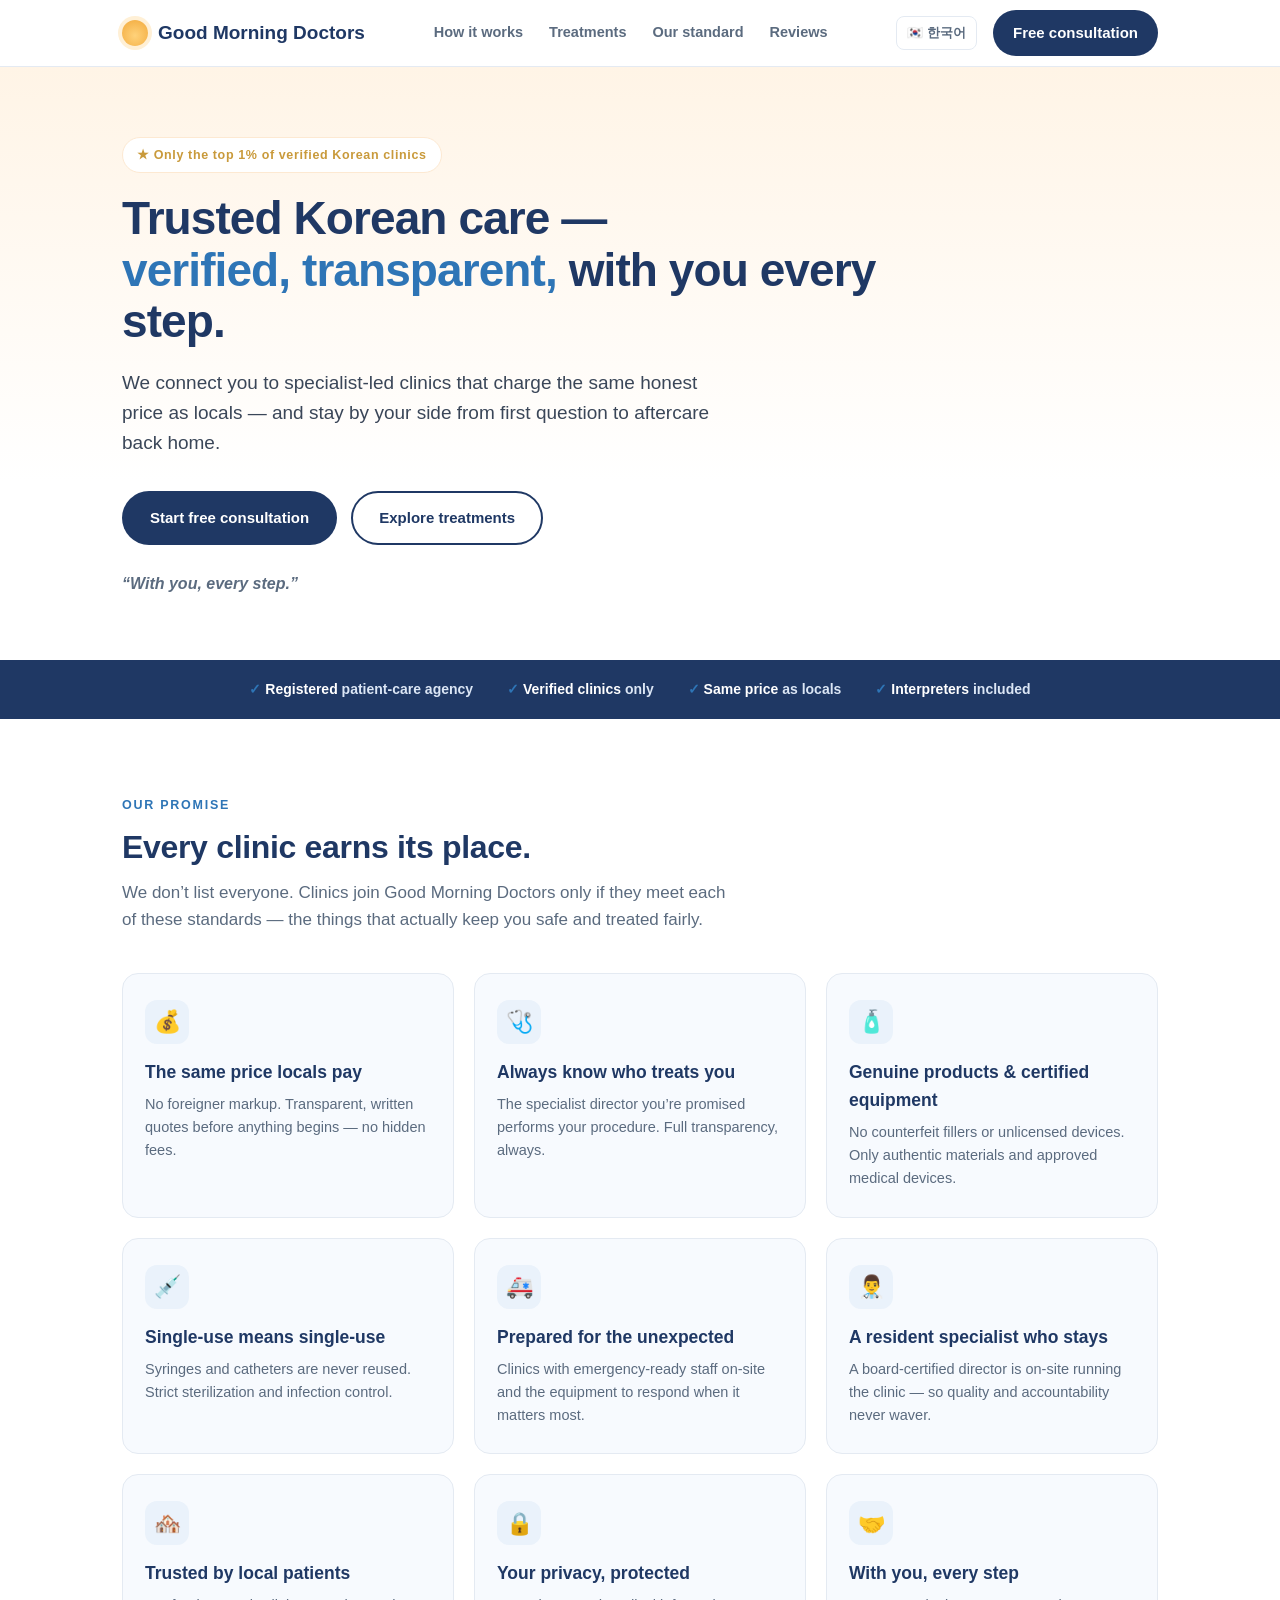
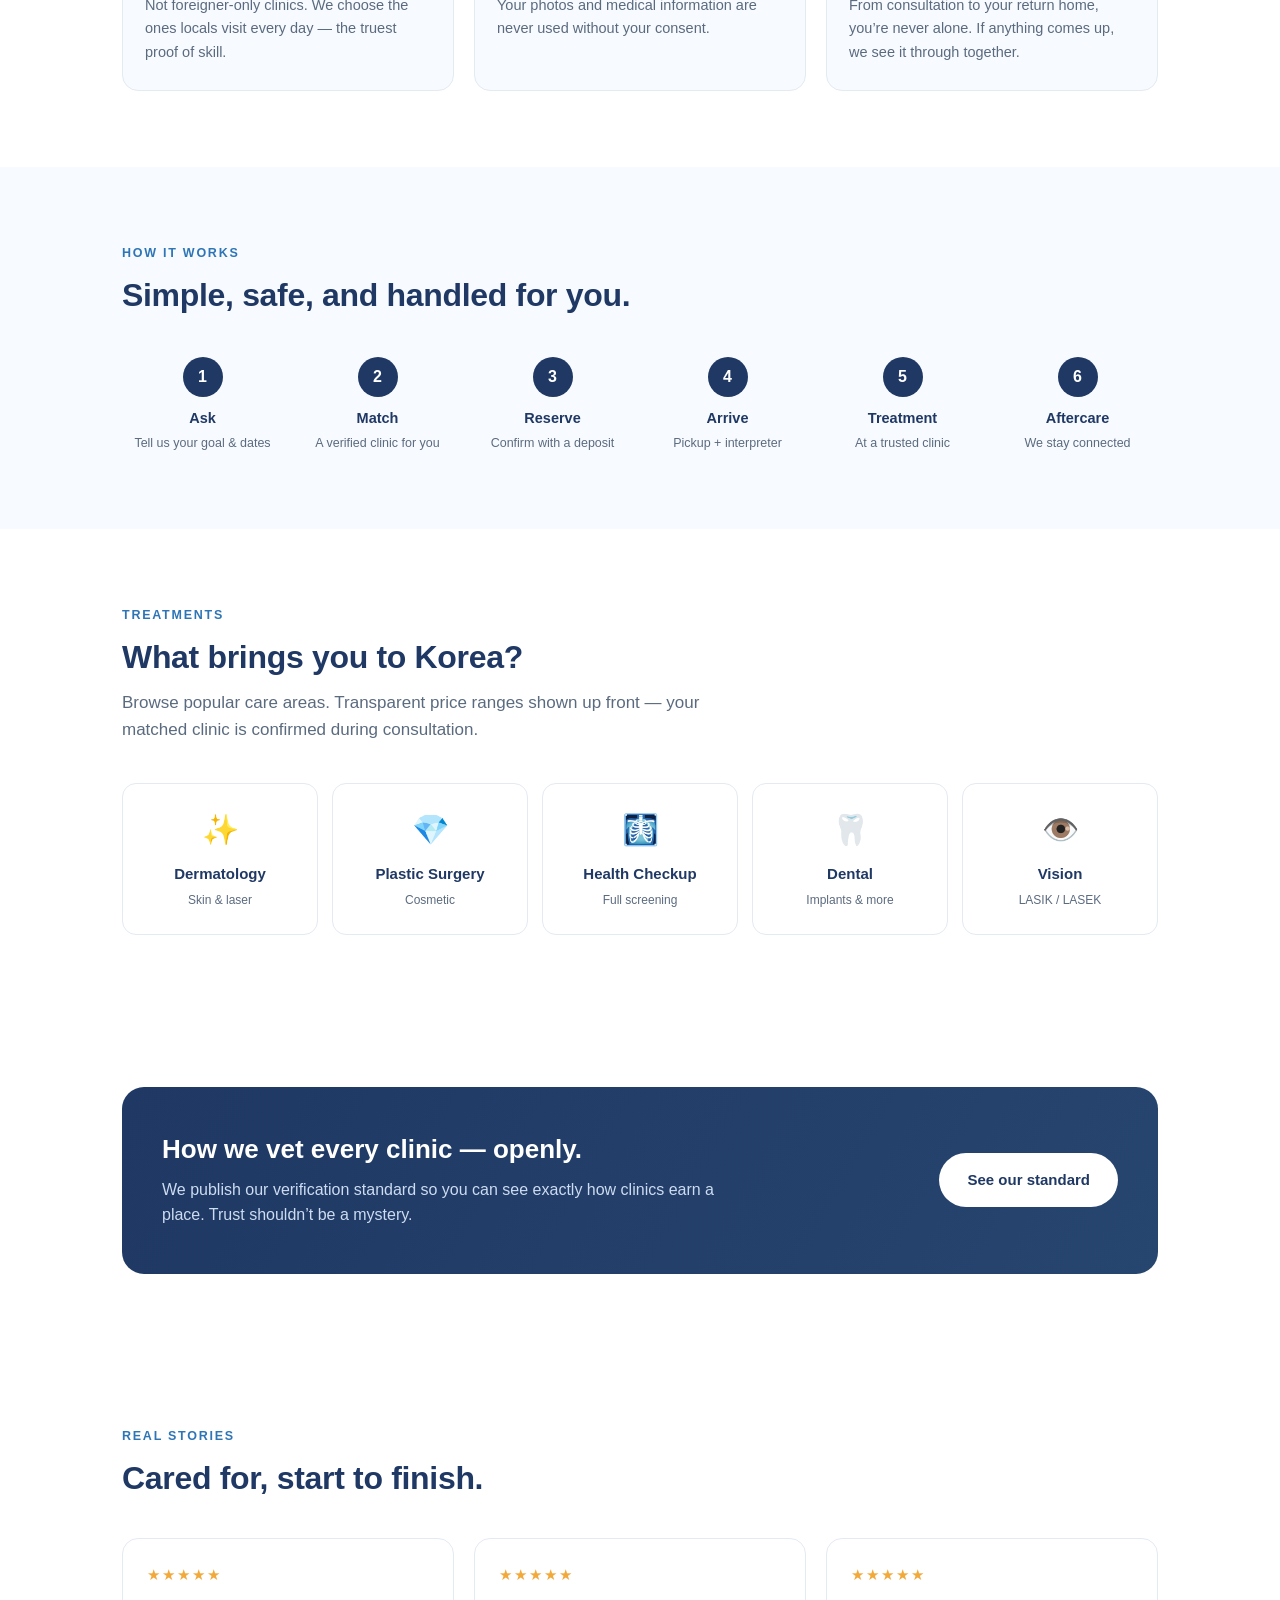
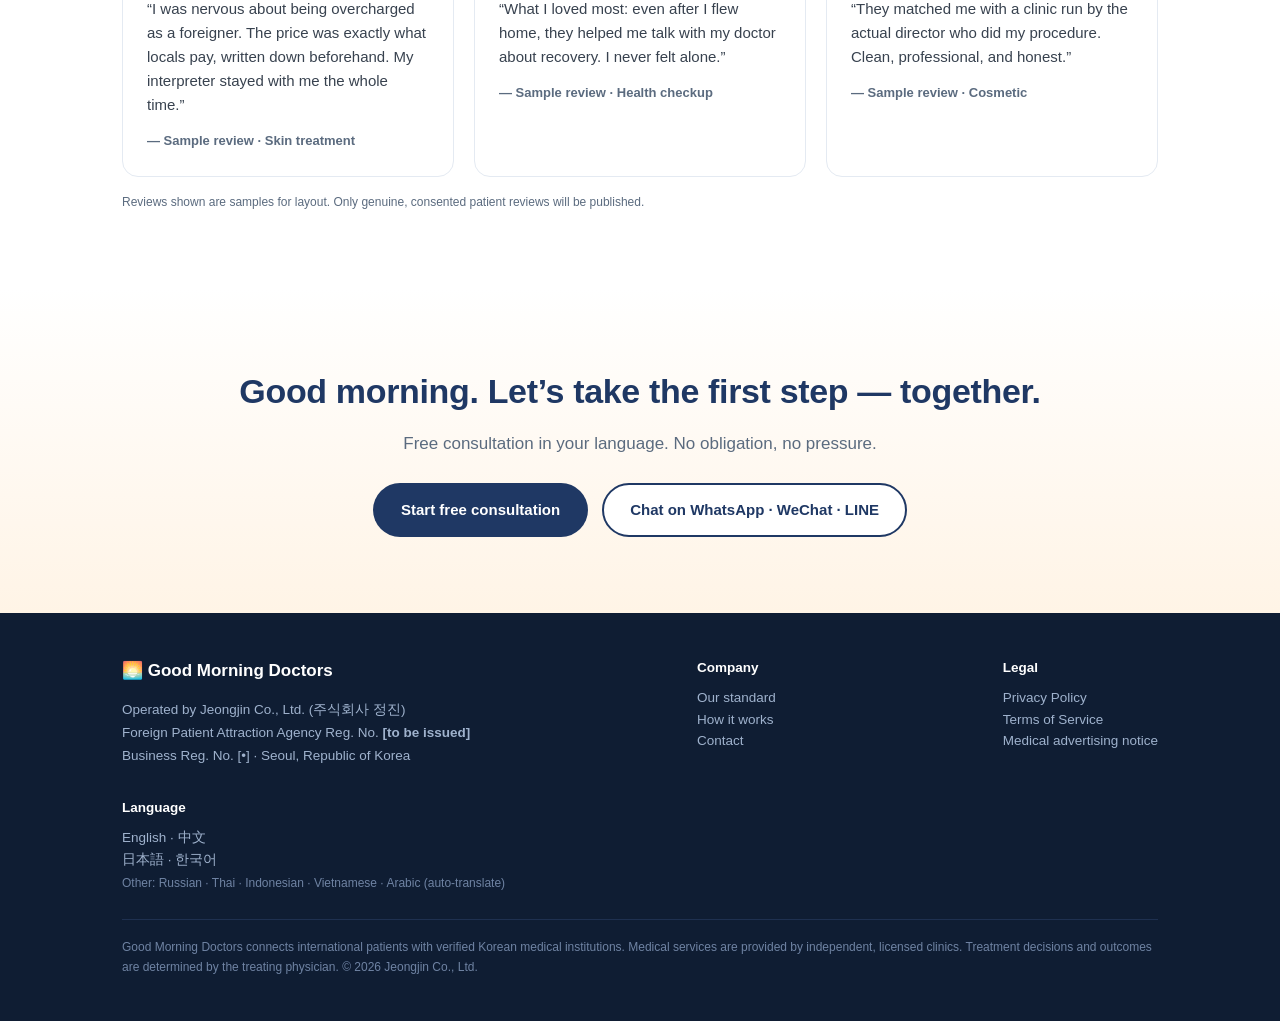
<file: index.html>
<!DOCTYPE html>
<html lang="en">
<head>
<meta charset="UTF-8">
<meta name="viewport" content="width=device-width, initial-scale=1.0">
<title>Good Morning Doctors — Verified Korean clinics, with you every step</title>
<style>
  :root{
    --navy:#1F3864; --blue:#2E75B6; --sky:#EAF2FB; --gold:#C99A3B;
    --ink:#1c2430; --muted:#5b6b7f; --line:#e4eaf2; --bg:#ffffff; --soft:#F7FAFE;
    --warm1:#FFF4E6; --warm2:#FDE9D2;
  }
  *{box-sizing:border-box;margin:0;padding:0}
  html{scroll-behavior:smooth}
  body{font-family:-apple-system,"Segoe UI",Roboto,"Helvetica Neue",Arial,"Malgun Gothic",sans-serif;color:var(--ink);background:var(--bg);line-height:1.6;-webkit-font-smoothing:antialiased}
  a{color:inherit;text-decoration:none}
  .wrap{max-width:1080px;margin:0 auto;padding:0 22px}
  .btn{display:inline-block;padding:13px 26px;border-radius:999px;font-weight:700;font-size:15px;transition:.2s;cursor:pointer;border:2px solid transparent}
  .btn-primary{background:var(--navy);color:#fff}
  .btn-primary:hover{background:#16294a}
  .btn-ghost{background:#fff;color:var(--navy);border-color:var(--navy)}
  .btn-ghost:hover{background:var(--sky)}
  .sec{padding:76px 0}
  .eyebrow{color:var(--blue);font-weight:800;letter-spacing:.14em;text-transform:uppercase;font-size:12.5px;margin-bottom:12px}
  h2.title{font-size:32px;line-height:1.25;color:var(--navy);font-weight:800;letter-spacing:-.01em}
  .lead{color:var(--muted);font-size:17px;margin-top:12px;max-width:620px}

  /* Header */
  header{position:sticky;top:0;z-index:50;background:rgba(255,255,255,.92);backdrop-filter:blur(8px);border-bottom:1px solid var(--line)}
  .nav{display:flex;align-items:center;justify-content:space-between;height:66px}
  .brand{display:flex;align-items:center;gap:10px;font-weight:800;color:var(--navy);font-size:19px}
  .sun{width:26px;height:26px;border-radius:50%;background:radial-gradient(circle at 50% 60%,#FFD27A,#F2A93B);box-shadow:0 0 0 4px #FFF0D6}
  .navlinks{display:flex;gap:26px;font-size:14.5px;font-weight:600;color:var(--muted)}
  .navlinks a:hover{color:var(--navy)}
  .navr{display:flex;align-items:center;gap:16px}
  .lang{font-size:13px;color:var(--muted);font-weight:600;border:1px solid var(--line);padding:6px 10px;border-radius:8px}
  @media(max-width:820px){.navlinks{display:none}}

  /* Hero */
  .hero{background:linear-gradient(180deg,var(--warm1),#fff 70%);position:relative;overflow:hidden}
  .hero .wrap{padding-top:70px;padding-bottom:64px}
  .hero-badge{display:inline-block;background:#fff;border:1px solid var(--warm2);color:var(--gold);font-weight:800;font-size:12.5px;letter-spacing:.05em;padding:7px 14px;border-radius:999px;margin-bottom:20px}
  .hero h1{font-size:46px;line-height:1.12;color:var(--navy);font-weight:900;letter-spacing:-.02em;max-width:820px}
  .hero h1 .hl{color:var(--blue)}
  .hero p.sub{font-size:19px;color:#3a4658;margin-top:20px;max-width:620px}
  .hero .cta{margin-top:32px;display:flex;gap:14px;flex-wrap:wrap}
  .tagline{margin-top:26px;font-style:italic;color:var(--muted);font-weight:600}
  @media(max-width:640px){.hero h1{font-size:33px}.hero p.sub{font-size:17px}}

  /* Trust bar */
  .trust{background:var(--navy);color:#dbe6f5}
  .trust .wrap{display:flex;flex-wrap:wrap;gap:10px 34px;justify-content:center;padding:18px 22px;font-size:14px;font-weight:600}
  .trust b{color:#fff}
  .trust .dot{color:var(--blue)}

  /* Promises */
  .grid{display:grid;grid-template-columns:repeat(3,1fr);gap:20px;margin-top:40px}
  @media(max-width:900px){.grid{grid-template-columns:repeat(2,1fr)}}
  @media(max-width:560px){.grid{grid-template-columns:1fr}}
  .card{background:var(--soft);border:1px solid var(--line);border-radius:16px;padding:26px 22px;transition:.2s}
  .card:hover{border-color:var(--blue);box-shadow:0 8px 26px rgba(31,56,100,.08);transform:translateY(-2px)}
  .card .ic{width:44px;height:44px;border-radius:12px;background:var(--sky);display:flex;align-items:center;justify-content:center;font-size:22px;margin-bottom:14px}
  .card h3{font-size:17.5px;color:var(--navy);font-weight:800;margin-bottom:7px}
  .card p{font-size:14.5px;color:var(--muted)}

  /* How it works */
  .how{background:var(--soft)}
  .steps{display:grid;grid-template-columns:repeat(6,1fr);gap:14px;margin-top:42px}
  @media(max-width:860px){.steps{grid-template-columns:repeat(3,1fr)}}
  @media(max-width:520px){.steps{grid-template-columns:repeat(2,1fr)}}
  .step{text-align:center}
  .step .n{width:40px;height:40px;border-radius:50%;background:var(--navy);color:#fff;font-weight:800;display:flex;align-items:center;justify-content:center;margin:0 auto 10px}
  .step h4{font-size:14.5px;color:var(--navy);font-weight:700}
  .step p{font-size:12.5px;color:var(--muted);margin-top:3px}

  /* Treatments */
  .treat{display:grid;grid-template-columns:repeat(5,1fr);gap:14px;margin-top:40px}
  @media(max-width:860px){.treat{grid-template-columns:repeat(3,1fr)}}
  @media(max-width:520px){.treat{grid-template-columns:repeat(2,1fr)}}
  .tcard{border:1px solid var(--line);border-radius:14px;padding:22px 16px;text-align:center;transition:.2s;background:#fff}
  .tcard:hover{background:var(--sky);border-color:var(--blue)}
  .tcard .e{font-size:30px}
  .tcard h4{font-size:15px;color:var(--navy);font-weight:700;margin-top:8px}
  .tcard span{font-size:12px;color:var(--muted)}

  /* Verify band */
  .band{background:linear-gradient(120deg,var(--navy),#26456f);color:#fff;border-radius:22px;padding:46px 40px;display:flex;align-items:center;justify-content:space-between;gap:28px;flex-wrap:wrap}
  .band h3{font-size:26px;font-weight:800;max-width:560px;line-height:1.3}
  .band p{color:#cddcf0;margin-top:10px;max-width:560px}

  /* Reviews */
  .rev{display:grid;grid-template-columns:repeat(3,1fr);gap:20px;margin-top:40px}
  @media(max-width:820px){.rev{grid-template-columns:1fr}}
  .quote{background:#fff;border:1px solid var(--line);border-radius:16px;padding:24px}
  .stars{color:#F2A93B;font-size:15px;letter-spacing:2px}
  .quote p{font-size:15px;color:#38424f;margin:10px 0 14px}
  .quote .who{font-size:13px;color:var(--muted);font-weight:700}

  /* CTA */
  .final{background:linear-gradient(180deg,#fff,var(--warm1));text-align:center}
  .final h2{font-size:34px;color:var(--navy);font-weight:900;letter-spacing:-.01em}
  .final p{color:var(--muted);font-size:17px;margin-top:12px}
  .final .cta{margin-top:26px;display:flex;gap:14px;justify-content:center;flex-wrap:wrap}

  /* Footer */
  footer{background:#0f1d33;color:#9fb2cd;padding:44px 0;font-size:13.5px}
  footer .cols{display:flex;justify-content:space-between;gap:30px;flex-wrap:wrap}
  footer .brand{color:#fff}
  footer a:hover{color:#fff}
  footer .reg{margin-top:14px;line-height:1.7}
  .note{margin-top:26px;padding-top:18px;border-top:1px solid #1e3050;color:#6f83a3;font-size:12px}
</style>
</head>
<body>

<header>
  <div class="wrap nav">
    <div class="brand"><span class="sun"></span> Good Morning Doctors</div>
    <nav class="navlinks">
      <a href="#how">How it works</a>
      <a href="#treatments">Treatments</a>
      <a href="#verify">Our standard</a>
      <a href="#reviews">Reviews</a>
    </nav>
    <div class="navr">
      <a class="lang" href="ko.html" style="text-decoration:none">🇰🇷 한국어</a>
      <a href="#contact" class="btn btn-primary" style="padding:9px 18px">Free consultation</a>
    </div>
  </div>
</header>

<!-- HERO -->
<section class="hero">
  <div class="wrap">
    <span class="hero-badge">★ Only the top 1% of verified Korean clinics</span>
    <h1>Trusted Korean care —<br><span class="hl">verified, transparent,</span> with you every step.</h1>
    <p class="sub">We connect you to specialist-led clinics that charge the same honest price as locals — and stay by your side from first question to aftercare back home.</p>
    <div class="cta">
      <a href="#contact" class="btn btn-primary">Start free consultation</a>
      <a href="#treatments" class="btn btn-ghost">Explore treatments</a>
    </div>
    <div class="tagline">“With you, every step.”</div>
  </div>
</section>

<!-- TRUST BAR -->
<div class="trust">
  <div class="wrap">
    <span><span class="dot">✓</span> <b>Registered</b> patient-care agency</span>
    <span><span class="dot">✓</span> <b>Verified clinics</b> only</span>
    <span><span class="dot">✓</span> <b>Same price</b> as locals</span>
    <span><span class="dot">✓</span> <b>Interpreters</b> included</span>
  </div>
</div>

<!-- PROMISES -->
<section class="sec" id="promise">
  <div class="wrap">
    <div class="eyebrow">Our Promise</div>
    <h2 class="title">Every clinic earns its place.</h2>
    <p class="lead">We don’t list everyone. Clinics join Good Morning Doctors only if they meet each of these standards — the things that actually keep you safe and treated fairly.</p>
    <div class="grid">
      <div class="card"><div class="ic">💰</div><h3>The same price locals pay</h3><p>No foreigner markup. Transparent, written quotes before anything begins — no hidden fees.</p></div>
      <div class="card"><div class="ic">🩺</div><h3>Always know who treats you</h3><p>The specialist director you’re promised performs your procedure. Full transparency, always.</p></div>
      <div class="card"><div class="ic">🧴</div><h3>Genuine products & certified equipment</h3><p>No counterfeit fillers or unlicensed devices. Only authentic materials and approved medical devices.</p></div>
      <div class="card"><div class="ic">💉</div><h3>Single-use means single-use</h3><p>Syringes and catheters are never reused. Strict sterilization and infection control.</p></div>
      <div class="card"><div class="ic">🚑</div><h3>Prepared for the unexpected</h3><p>Clinics with emergency-ready staff on-site and the equipment to respond when it matters most.</p></div>
      <div class="card"><div class="ic">👨‍⚕️</div><h3>A resident specialist who stays</h3><p>A board-certified director is on-site running the clinic — so quality and accountability never waver.</p></div>
      <div class="card"><div class="ic">🏘️</div><h3>Trusted by local patients</h3><p>Not foreigner-only clinics. We choose the ones locals visit every day — the truest proof of skill.</p></div>
      <div class="card"><div class="ic">🔒</div><h3>Your privacy, protected</h3><p>Your photos and medical information are never used without your consent.</p></div>
      <div class="card"><div class="ic">🤝</div><h3>With you, every step</h3><p>From consultation to your return home, you’re never alone. If anything comes up, we see it through together.</p></div>
    </div>
  </div>
</section>

<!-- HOW IT WORKS -->
<section class="sec how" id="how">
  <div class="wrap">
    <div class="eyebrow">How it works</div>
    <h2 class="title">Simple, safe, and handled for you.</h2>
    <div class="steps">
      <div class="step"><div class="n">1</div><h4>Ask</h4><p>Tell us your goal & dates</p></div>
      <div class="step"><div class="n">2</div><h4>Match</h4><p>A verified clinic for you</p></div>
      <div class="step"><div class="n">3</div><h4>Reserve</h4><p>Confirm with a deposit</p></div>
      <div class="step"><div class="n">4</div><h4>Arrive</h4><p>Pickup + interpreter</p></div>
      <div class="step"><div class="n">5</div><h4>Treatment</h4><p>At a trusted clinic</p></div>
      <div class="step"><div class="n">6</div><h4>Aftercare</h4><p>We stay connected</p></div>
    </div>
  </div>
</section>

<!-- TREATMENTS -->
<section class="sec" id="treatments">
  <div class="wrap">
    <div class="eyebrow">Treatments</div>
    <h2 class="title">What brings you to Korea?</h2>
    <p class="lead">Browse popular care areas. Transparent price ranges shown up front — your matched clinic is confirmed during consultation.</p>
    <div class="treat">
      <div class="tcard"><div class="e">✨</div><h4>Dermatology</h4><span>Skin & laser</span></div>
      <div class="tcard"><div class="e">💎</div><h4>Plastic Surgery</h4><span>Cosmetic</span></div>
      <div class="tcard"><div class="e">🩻</div><h4>Health Checkup</h4><span>Full screening</span></div>
      <div class="tcard"><div class="e">🦷</div><h4>Dental</h4><span>Implants & more</span></div>
      <div class="tcard"><div class="e">👁️</div><h4>Vision</h4><span>LASIK / LASEK</span></div>
    </div>
  </div>
</section>

<!-- VERIFY BAND -->
<section class="sec">
  <div class="wrap">
    <div class="band">
      <div>
        <h3>How we vet every clinic — openly.</h3>
        <p>We publish our verification standard so you can see exactly how clinics earn a place. Trust shouldn’t be a mystery.</p>
      </div>
      <a href="#promise" class="btn" style="background:#fff;color:var(--navy)">See our standard</a>
    </div>
  </div>
</section>

<!-- REVIEWS -->
<section class="sec" id="reviews">
  <div class="wrap">
    <div class="eyebrow">Real stories</div>
    <h2 class="title">Cared for, start to finish.</h2>
    <div class="rev">
      <div class="quote"><div class="stars">★★★★★</div><p>“I was nervous about being overcharged as a foreigner. The price was exactly what locals pay, written down beforehand. My interpreter stayed with me the whole time.”</p><div class="who">— Sample review · Skin treatment</div></div>
      <div class="quote"><div class="stars">★★★★★</div><p>“What I loved most: even after I flew home, they helped me talk with my doctor about recovery. I never felt alone.”</p><div class="who">— Sample review · Health checkup</div></div>
      <div class="quote"><div class="stars">★★★★★</div><p>“They matched me with a clinic run by the actual director who did my procedure. Clean, professional, and honest.”</p><div class="who">— Sample review · Cosmetic</div></div>
    </div>
    <p style="font-size:12px;color:var(--muted);margin-top:16px">Reviews shown are samples for layout. Only genuine, consented patient reviews will be published.</p>
  </div>
</section>

<!-- FINAL CTA -->
<section class="sec final" id="contact">
  <div class="wrap">
    <h2>Good morning. Let’s take the first step — together.</h2>
    <p>Free consultation in your language. No obligation, no pressure.</p>
    <div class="cta">
      <a href="#" class="btn btn-primary">Start free consultation</a>
      <a href="#" class="btn btn-ghost">Chat on WhatsApp · WeChat · LINE</a>
    </div>
  </div>
</section>

<!-- FOOTER -->
<footer>
  <div class="wrap">
    <div class="cols">
      <div>
        <div class="brand" style="font-size:17px;font-weight:800">🌅 Good Morning Doctors</div>
        <div class="reg">
          Operated by Jeongjin Co., Ltd. (주식회사 정진)<br>
          Foreign Patient Attraction Agency Reg. No. <b>[to be issued]</b><br>
          Business Reg. No. [•] · Seoul, Republic of Korea
        </div>
      </div>
      <div>
        <div style="color:#fff;font-weight:700;margin-bottom:8px">Company</div>
        <div><a href="#promise">Our standard</a></div>
        <div><a href="#how">How it works</a></div>
        <div><a href="#contact">Contact</a></div>
      </div>
      <div>
        <div style="color:#fff;font-weight:700;margin-bottom:8px">Legal</div>
        <div><a href="#">Privacy Policy</a></div>
        <div><a href="#">Terms of Service</a></div>
        <div><a href="#">Medical advertising notice</a></div>
      </div>
      <div>
        <div style="color:#fff;font-weight:700;margin-bottom:8px">Language</div>
        <div><a href="index.html">English</a> · <a href="#">中文</a></div>
        <div><a href="#">日本語</a> · <a href="ko.html">한국어</a></div>
        <div style="margin-top:4px;font-size:12px;color:#6f83a3">Other: Russian · Thai · Indonesian · Vietnamese · Arabic (auto-translate)</div>
      </div>
    </div>
    <div class="note">
      Good Morning Doctors connects international patients with verified Korean medical institutions. Medical services are provided by independent, licensed clinics. Treatment decisions and outcomes are determined by the treating physician. © 2026 Jeongjin Co., Ltd.
    </div>
  </div>
</footer>

</body>
</html>
</file>
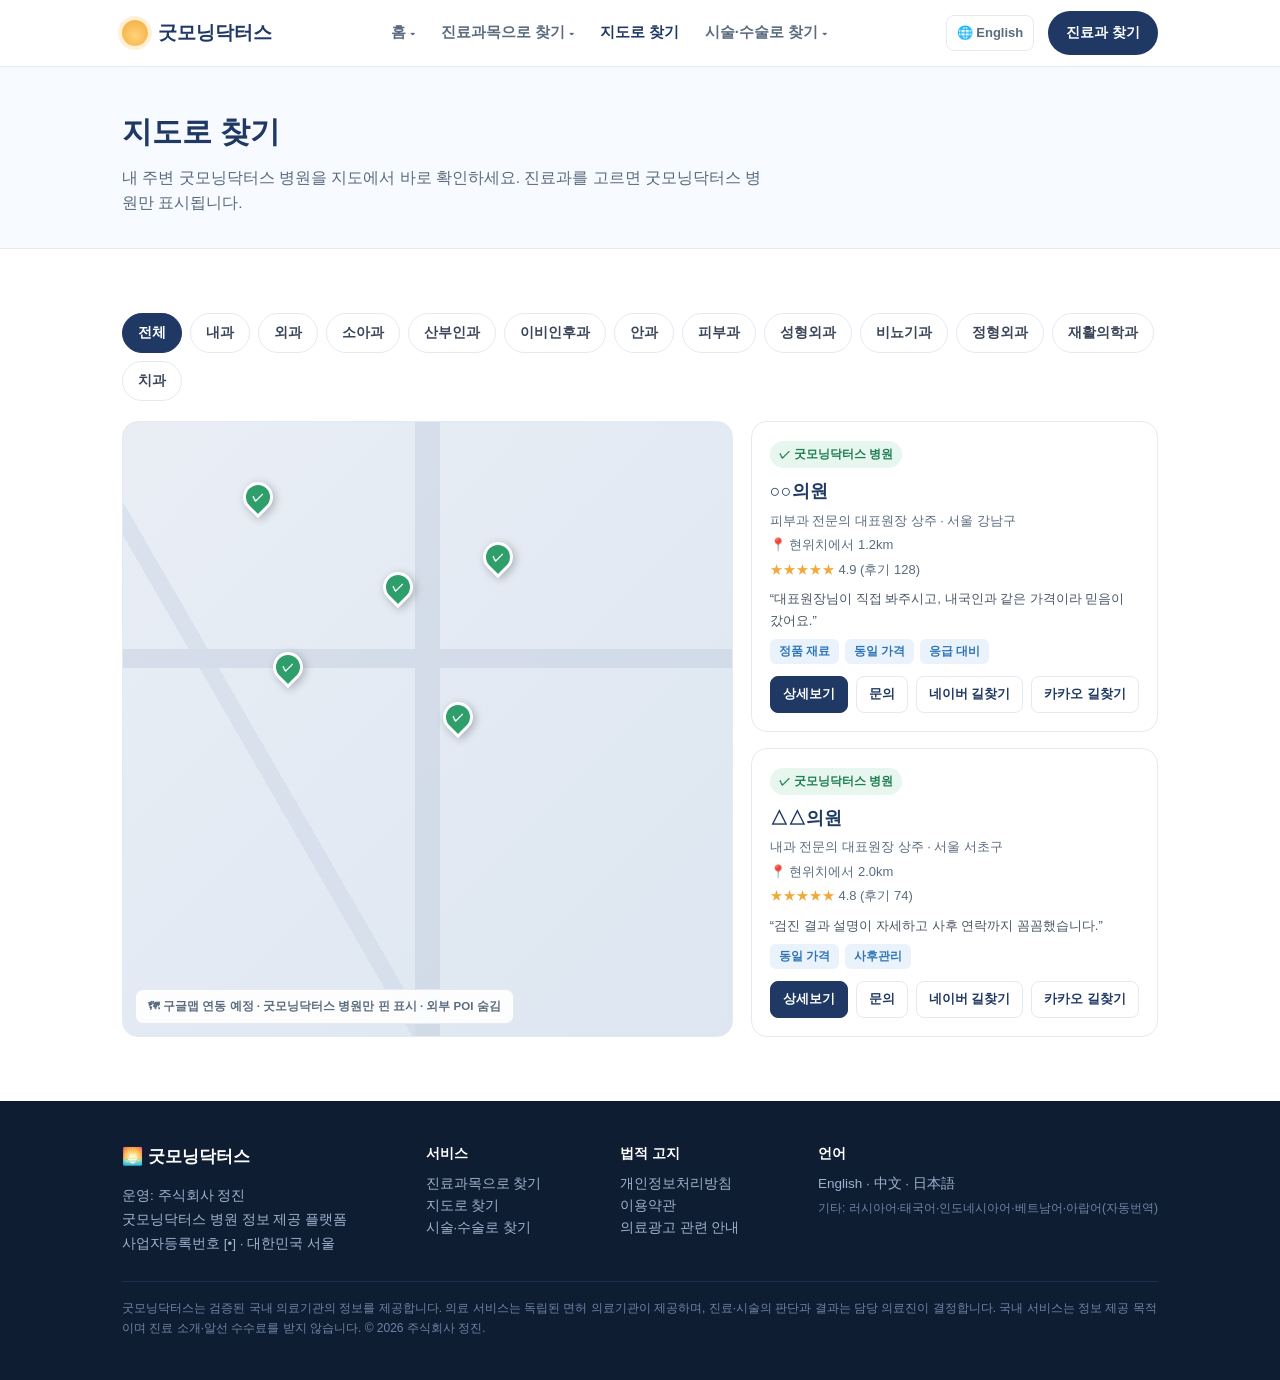
<file: ko-find.html>
<!DOCTYPE html>
<html lang="ko">
<head>
<meta charset="UTF-8">
<meta name="viewport" content="width=device-width, initial-scale=1.0">
<title>지도로 찾기 — 굿모닝닥터스</title>
<link rel="stylesheet" href="style.css">
</head>
<body>

<header>
  <div class="wrap nav">
    <div class="brand"><span class="sun"></span> 굿모닝닥터스</div>
    <nav class="navlinks">
      <div class="drop">
        <a href="ko.html">홈</a>
        <div class="menu">
          <a href="ko.html#about">굿모닝닥터스 소개</a>
          <a href="ko.html#promise">검증기준</a>
          <a href="ko.html#reviews">후기</a>
        </div>
      </div>
      <div class="drop">
        <a href="ko-specialty.html">진료과목으로 찾기</a>
        <div class="menu cols">
          <a href="ko-specialty.html">내과</a><a href="ko-specialty.html">외과</a>
          <a href="ko-specialty.html">소아과</a><a href="ko-specialty.html">산부인과</a>
          <a href="ko-specialty.html">이비인후과</a><a href="ko-specialty.html">안과</a>
          <a href="ko-specialty.html">피부과</a><a href="ko-specialty.html">성형외과</a>
          <a href="ko-specialty.html">비뇨기과</a><a href="ko-specialty.html">정형외과</a>
          <a href="ko-specialty.html">재활의학과</a><a href="ko-specialty.html">치과</a>
        </div>
      </div>
      <div class="drop nomenu"><a href="ko-find.html" class="active">지도로 찾기</a></div>
      <div class="drop">
        <a href="ko-treatments.html">시술·수술로 찾기</a>
        <div class="menu">
          <a href="ko-treatments.html">피부과 시술</a>
          <a href="ko-treatments.html">성형수술</a>
          <a href="ko-treatments.html">안과수술</a>
          <a href="ko-treatments.html">이비인후과수술</a>
          <a href="ko-treatments.html">치과시술</a>
        </div>
      </div>
    </nav>
    <div class="navr">
      <a class="lang" href="index.html">🌐 English</a>
      <a href="ko-specialty.html" class="btn btn-primary btn-sm">진료과 찾기</a>
    </div>
  </div>
</header>

<section class="pagehero">
  <div class="wrap">
    <h1>지도로 찾기</h1>
    <p>내 주변 굿모닝닥터스 병원을 지도에서 바로 확인하세요. 진료과를 고르면 굿모닝닥터스 병원만 표시됩니다.</p>
  </div>
</section>

<section class="sec find" id="find">
  <div class="wrap">
    <div class="filters">
      <span class="chip2 on">전체</span>
      <span class="chip2">내과</span><span class="chip2">외과</span><span class="chip2">소아과</span>
      <span class="chip2">산부인과</span><span class="chip2">이비인후과</span><span class="chip2">안과</span>
      <span class="chip2">피부과</span><span class="chip2">성형외과</span><span class="chip2">비뇨기과</span>
      <span class="chip2">정형외과</span><span class="chip2">재활의학과</span><span class="chip2">치과</span>
    </div>
    <div class="mapgrid">
      <div class="maparea">
        <div class="roads"></div>
        <div class="pin v" style="top:60px;left:120px"><span>✓</span></div>
        <div class="pin v" style="top:150px;left:260px"><span>✓</span></div>
        <div class="pin v" style="top:230px;left:150px"><span>✓</span></div>
        <div class="pin v" style="top:120px;left:360px"><span>✓</span></div>
        <div class="pin v" style="top:280px;left:320px"><span>✓</span></div>
        <div class="maplabel">🗺 구글맵 연동 예정 · 굿모닝닥터스 병원만 핀 표시 · 외부 POI 숨김</div>
      </div>
      <div>
        <div class="clinic" style="margin-bottom:16px">
          <span class="vbadge">✓ 굿모닝닥터스 병원</span>
          <h4>○○의원</h4>
          <div class="meta">피부과 전문의 대표원장 상주 · 서울 강남구</div>
          <div class="meta">📍 현위치에서 1.2km</div>
          <div class="stars">★★★★★ <span style="color:var(--muted)">4.9 (후기 128)</span></div>
          <div class="rv">“대표원장님이 직접 봐주시고, 내국인과 같은 가격이라 믿음이 갔어요.”</div>
          <div class="tags"><span class="tag">정품 재료</span><span class="tag">동일 가격</span><span class="tag">응급 대비</span></div>
          <div class="acts">
            <a class="p" href="#">상세보기</a><a href="#">문의</a>
            <a href="#">네이버 길찾기</a><a href="#">카카오 길찾기</a>
          </div>
        </div>
        <div class="clinic">
          <span class="vbadge">✓ 굿모닝닥터스 병원</span>
          <h4>△△의원</h4>
          <div class="meta">내과 전문의 대표원장 상주 · 서울 서초구</div>
          <div class="meta">📍 현위치에서 2.0km</div>
          <div class="stars">★★★★★ <span style="color:var(--muted)">4.8 (후기 74)</span></div>
          <div class="rv">“검진 결과 설명이 자세하고 사후 연락까지 꼼꼼했습니다.”</div>
          <div class="tags"><span class="tag">동일 가격</span><span class="tag">사후관리</span></div>
          <div class="acts">
            <a class="p" href="#">상세보기</a><a href="#">문의</a>
            <a href="#">네이버 길찾기</a><a href="#">카카오 길찾기</a>
          </div>
        </div>
      </div>
    </div>
  </div>
</section>

<footer>
  <div class="wrap">
    <div class="cols">
      <div>
        <div class="brand" style="font-size:17px;font-weight:800">🌅 굿모닝닥터스</div>
        <div class="reg">운영: 주식회사 정진<br>굿모닝닥터스 병원 정보 제공 플랫폼<br>사업자등록번호 [•] · 대한민국 서울</div>
      </div>
      <div>
        <div style="color:#fff;font-weight:700;margin-bottom:8px">서비스</div>
        <div><a href="ko-specialty.html">진료과목으로 찾기</a></div>
        <div><a href="ko-find.html">지도로 찾기</a></div>
        <div><a href="ko-treatments.html">시술·수술로 찾기</a></div>
      </div>
      <div>
        <div style="color:#fff;font-weight:700;margin-bottom:8px">법적 고지</div>
        <div><a href="#">개인정보처리방침</a></div>
        <div><a href="#">이용약관</a></div>
        <div><a href="#">의료광고 관련 안내</a></div>
      </div>
      <div>
        <div style="color:#fff;font-weight:700;margin-bottom:8px">언어</div>
        <div><a href="index.html">English</a> · <a href="#">中文</a> · <a href="#">日本語</a></div>
        <div style="margin-top:4px;font-size:12px;color:#6f83a3">기타: 러시아어·태국어·인도네시아어·베트남어·아랍어(자동번역)</div>
      </div>
    </div>
    <div class="note">굿모닝닥터스는 검증된 국내 의료기관의 정보를 제공합니다. 의료 서비스는 독립된 면허 의료기관이 제공하며, 진료·시술의 판단과 결과는 담당 의료진이 결정합니다. 국내 서비스는 정보 제공 목적이며 진료 소개·알선 수수료를 받지 않습니다. © 2026 주식회사 정진.</div>
  </div>
</footer>

</body>
</html>
</file>
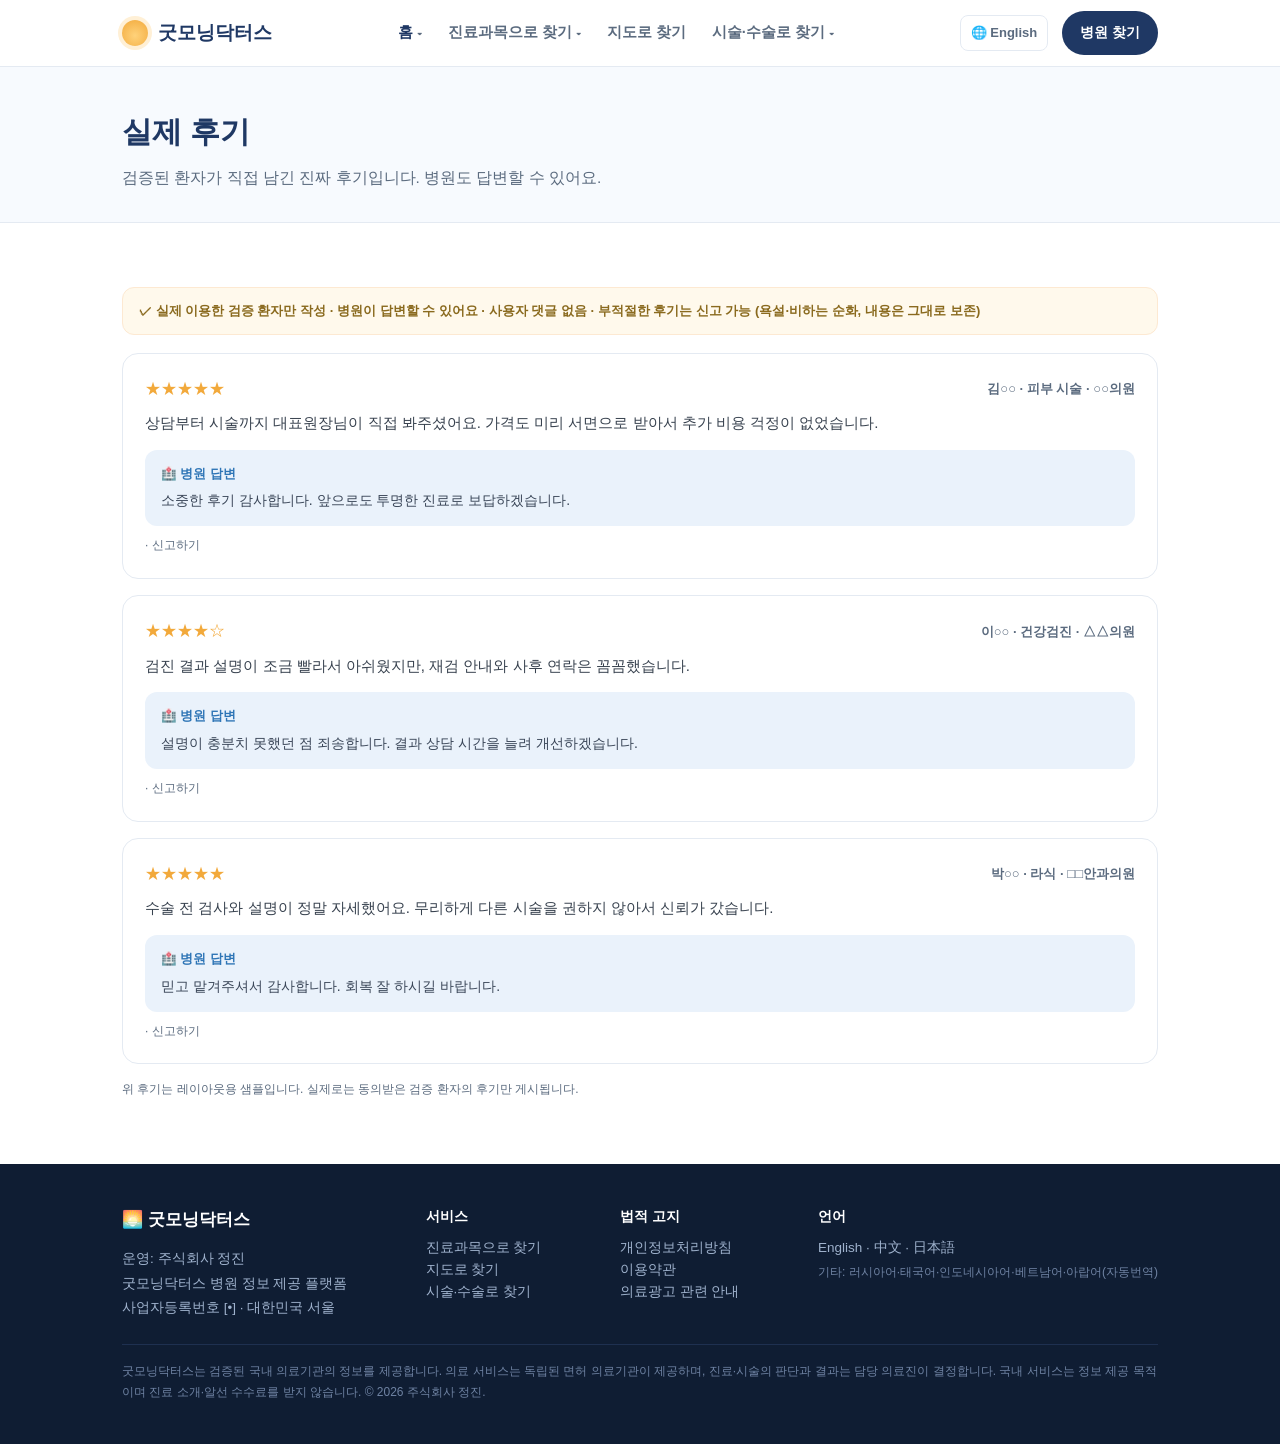
<file: ko-reviews.html>
<!DOCTYPE html>
<html lang="ko">
<head>
<meta charset="UTF-8">
<meta name="viewport" content="width=device-width, initial-scale=1.0">
<title>후기 — 굿모닝닥터스</title>
<link rel="stylesheet" href="style.css">
</head>
<body>

<header>
  <div class="wrap nav">
    <div class="brand"><span class="sun"></span> 굿모닝닥터스</div>
    <nav class="navlinks">
      <div class="drop">
        <a href="ko.html" class="active">홈</a>
        <div class="menu">
          <a href="ko.html#about">굿모닝닥터스 소개</a>
          <a href="ko.html#promise">검증기준</a>
          <a href="ko-reviews.html">후기</a>
        </div>
      </div>
      <div class="drop">
        <a href="ko-specialty.html">진료과목으로 찾기</a>
        <div class="menu cols">
          <a href="ko-specialty.html">내과</a><a href="ko-specialty.html">외과</a>
          <a href="ko-specialty.html">소아과</a><a href="ko-specialty.html">산부인과</a>
          <a href="ko-specialty.html">이비인후과</a><a href="ko-specialty.html">안과</a>
          <a href="ko-specialty.html">피부과</a><a href="ko-specialty.html">성형외과</a>
          <a href="ko-specialty.html">비뇨기과</a><a href="ko-specialty.html">정형외과</a>
          <a href="ko-specialty.html">재활의학과</a><a href="ko-specialty.html">치과</a>
        </div>
      </div>
      <div class="drop nomenu"><a href="ko-find.html">지도로 찾기</a></div>
      <div class="drop">
        <a href="ko-treatments.html">시술·수술로 찾기</a>
        <div class="menu">
          <a href="ko-treatments.html">피부과 시술</a>
          <a href="ko-treatments.html">성형수술</a>
          <a href="ko-treatments.html">안과수술</a>
          <a href="ko-treatments.html">이비인후과수술</a>
          <a href="ko-treatments.html">치과시술</a>
        </div>
      </div>
    </nav>
    <div class="navr">
      <a class="lang" href="index.html">🌐 English</a>
      <a href="ko-find.html" class="btn btn-primary btn-sm">병원 찾기</a>
    </div>
  </div>
</header>

<section class="pagehero">
  <div class="wrap">
    <h1>실제 후기</h1>
    <p>검증된 환자가 직접 남긴 진짜 후기입니다. 병원도 답변할 수 있어요.</p>
  </div>
</section>

<section class="sec">
  <div class="wrap">
    <div class="rvnote">✓ 실제 이용한 검증 환자만 작성 · 병원이 답변할 수 있어요 · 사용자 댓글 없음 · 부적절한 후기는 신고 가능 (욕설·비하는 순화, 내용은 그대로 보존)</div>

    <div class="review">
      <div class="top"><span class="stars" style="color:#F2A93B">★★★★★</span><span class="who">김○○ · 피부 시술 · ○○의원</span></div>
      <p>상담부터 시술까지 대표원장님이 직접 봐주셨어요. 가격도 미리 서면으로 받아서 추가 비용 걱정이 없었습니다.</p>
      <div class="reply"><div class="h">🏥 병원 답변</div><p>소중한 후기 감사합니다. 앞으로도 투명한 진료로 보답하겠습니다.</p></div>
      <div class="report">· 신고하기</div>
    </div>

    <div class="review">
      <div class="top"><span class="stars" style="color:#F2A93B">★★★★☆</span><span class="who">이○○ · 건강검진 · △△의원</span></div>
      <p>검진 결과 설명이 조금 빨라서 아쉬웠지만, 재검 안내와 사후 연락은 꼼꼼했습니다.</p>
      <div class="reply"><div class="h">🏥 병원 답변</div><p>설명이 충분치 못했던 점 죄송합니다. 결과 상담 시간을 늘려 개선하겠습니다.</p></div>
      <div class="report">· 신고하기</div>
    </div>

    <div class="review">
      <div class="top"><span class="stars" style="color:#F2A93B">★★★★★</span><span class="who">박○○ · 라식 · □□안과의원</span></div>
      <p>수술 전 검사와 설명이 정말 자세했어요. 무리하게 다른 시술을 권하지 않아서 신뢰가 갔습니다.</p>
      <div class="reply"><div class="h">🏥 병원 답변</div><p>믿고 맡겨주셔서 감사합니다. 회복 잘 하시길 바랍니다.</p></div>
      <div class="report">· 신고하기</div>
    </div>

    <p style="font-size:12px;color:var(--muted);margin-top:16px">위 후기는 레이아웃용 샘플입니다. 실제로는 동의받은 검증 환자의 후기만 게시됩니다.</p>
  </div>
</section>

<footer>
  <div class="wrap">
    <div class="cols">
      <div>
        <div class="brand" style="font-size:17px;font-weight:800">🌅 굿모닝닥터스</div>
        <div class="reg">운영: 주식회사 정진<br>굿모닝닥터스 병원 정보 제공 플랫폼<br>사업자등록번호 [•] · 대한민국 서울</div>
      </div>
      <div>
        <div style="color:#fff;font-weight:700;margin-bottom:8px">서비스</div>
        <div><a href="ko-specialty.html">진료과목으로 찾기</a></div>
        <div><a href="ko-find.html">지도로 찾기</a></div>
        <div><a href="ko-treatments.html">시술·수술로 찾기</a></div>
      </div>
      <div>
        <div style="color:#fff;font-weight:700;margin-bottom:8px">법적 고지</div>
        <div><a href="#">개인정보처리방침</a></div>
        <div><a href="#">이용약관</a></div>
        <div><a href="#">의료광고 관련 안내</a></div>
      </div>
      <div>
        <div style="color:#fff;font-weight:700;margin-bottom:8px">언어</div>
        <div><a href="index.html">English</a> · <a href="#">中文</a> · <a href="#">日本語</a></div>
        <div style="margin-top:4px;font-size:12px;color:#6f83a3">기타: 러시아어·태국어·인도네시아어·베트남어·아랍어(자동번역)</div>
      </div>
    </div>
    <div class="note">굿모닝닥터스는 검증된 국내 의료기관의 정보를 제공합니다. 의료 서비스는 독립된 면허 의료기관이 제공하며, 진료·시술의 판단과 결과는 담당 의료진이 결정합니다. 국내 서비스는 정보 제공 목적이며 진료 소개·알선 수수료를 받지 않습니다. © 2026 주식회사 정진.</div>
  </div>
</footer>

</body>
</html>
</file>
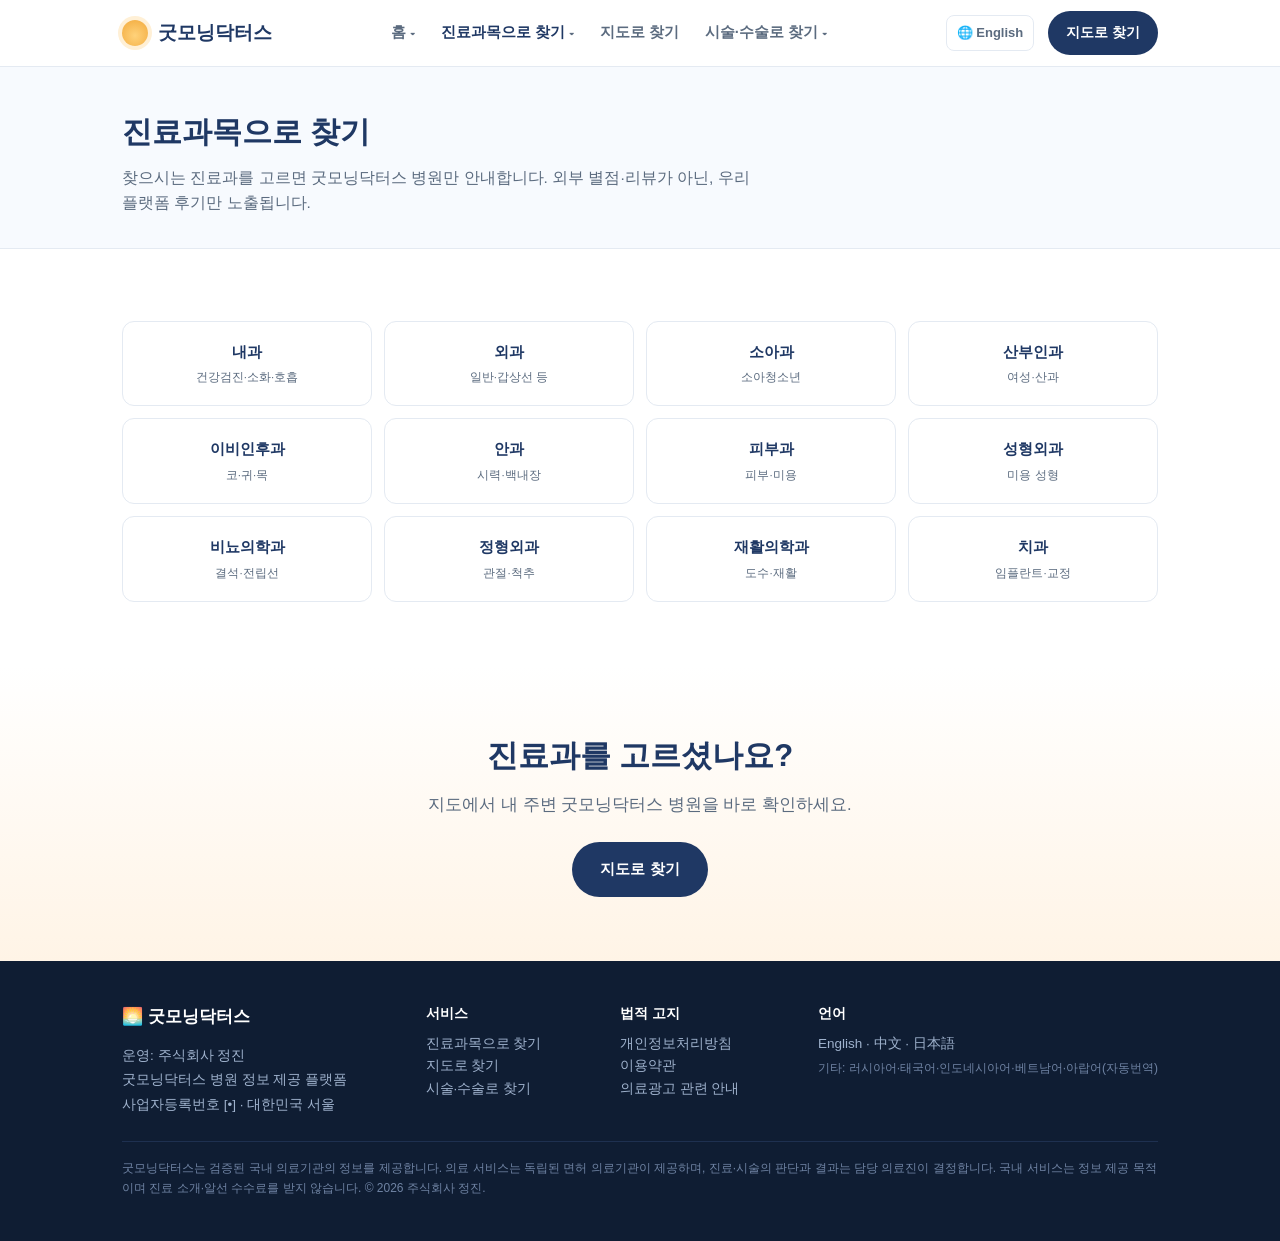
<file: ko-specialty.html>
<!DOCTYPE html>
<html lang="ko">
<head>
<meta charset="UTF-8">
<meta name="viewport" content="width=device-width, initial-scale=1.0">
<title>진료과목으로 찾기 — 굿모닝닥터스</title>
<link rel="stylesheet" href="style.css">
</head>
<body>

<header>
  <div class="wrap nav">
    <div class="brand"><span class="sun"></span> 굿모닝닥터스</div>
    <nav class="navlinks">
      <div class="drop">
        <a href="ko.html">홈</a>
        <div class="menu">
          <a href="ko.html#about">굿모닝닥터스 소개</a>
          <a href="ko.html#promise">검증기준</a>
          <a href="ko.html#reviews">후기</a>
        </div>
      </div>
      <div class="drop">
        <a href="ko-specialty.html" class="active">진료과목으로 찾기</a>
        <div class="menu cols">
          <a href="ko-specialty.html">내과</a><a href="ko-specialty.html">외과</a>
          <a href="ko-specialty.html">소아과</a><a href="ko-specialty.html">산부인과</a>
          <a href="ko-specialty.html">이비인후과</a><a href="ko-specialty.html">안과</a>
          <a href="ko-specialty.html">피부과</a><a href="ko-specialty.html">성형외과</a>
          <a href="ko-specialty.html">비뇨기과</a><a href="ko-specialty.html">정형외과</a>
          <a href="ko-specialty.html">재활의학과</a><a href="ko-specialty.html">치과</a>
        </div>
      </div>
      <div class="drop nomenu"><a href="ko-find.html">지도로 찾기</a></div>
      <div class="drop">
        <a href="ko-treatments.html">시술·수술로 찾기</a>
        <div class="menu">
          <a href="ko-treatments.html">피부과 시술</a>
          <a href="ko-treatments.html">성형수술</a>
          <a href="ko-treatments.html">안과수술</a>
          <a href="ko-treatments.html">이비인후과수술</a>
          <a href="ko-treatments.html">치과시술</a>
        </div>
      </div>
    </nav>
    <div class="navr">
      <a class="lang" href="index.html">🌐 English</a>
      <a href="ko-find.html" class="btn btn-primary btn-sm">지도로 찾기</a>
    </div>
  </div>
</header>

<section class="pagehero">
  <div class="wrap">
    <h1>진료과목으로 찾기</h1>
    <p>찾으시는 진료과를 고르면 굿모닝닥터스 병원만 안내합니다. 외부 별점·리뷰가 아닌, 우리 플랫폼 후기만 노출됩니다.</p>
  </div>
</section>

<section class="sec">
  <div class="wrap">
    <div class="speccards">
      <a class="speccard" href="ko-find.html">내과<span class="n">건강검진·소화·호흡</span></a>
      <a class="speccard" href="ko-find.html">외과<span class="n">일반·갑상선 등</span></a>
      <a class="speccard" href="ko-find.html">소아과<span class="n">소아청소년</span></a>
      <a class="speccard" href="ko-find.html">산부인과<span class="n">여성·산과</span></a>
      <a class="speccard" href="ko-find.html">이비인후과<span class="n">코·귀·목</span></a>
      <a class="speccard" href="ko-find.html">안과<span class="n">시력·백내장</span></a>
      <a class="speccard" href="ko-find.html">피부과<span class="n">피부·미용</span></a>
      <a class="speccard" href="ko-find.html">성형외과<span class="n">미용 성형</span></a>
      <a class="speccard" href="ko-find.html">비뇨의학과<span class="n">결석·전립선</span></a>
      <a class="speccard" href="ko-find.html">정형외과<span class="n">관절·척추</span></a>
      <a class="speccard" href="ko-find.html">재활의학과<span class="n">도수·재활</span></a>
      <a class="speccard" href="ko-find.html">치과<span class="n">임플란트·교정</span></a>
    </div>
  </div>
</section>

<section class="sec final">
  <div class="wrap">
    <h2>진료과를 고르셨나요?</h2>
    <p>지도에서 내 주변 굿모닝닥터스 병원을 바로 확인하세요.</p>
    <div class="cta"><a href="ko-find.html" class="btn btn-primary">지도로 찾기</a></div>
  </div>
</section>

<footer>
  <div class="wrap">
    <div class="cols">
      <div>
        <div class="brand" style="font-size:17px;font-weight:800">🌅 굿모닝닥터스</div>
        <div class="reg">운영: 주식회사 정진<br>굿모닝닥터스 병원 정보 제공 플랫폼<br>사업자등록번호 [•] · 대한민국 서울</div>
      </div>
      <div>
        <div style="color:#fff;font-weight:700;margin-bottom:8px">서비스</div>
        <div><a href="ko-specialty.html">진료과목으로 찾기</a></div>
        <div><a href="ko-find.html">지도로 찾기</a></div>
        <div><a href="ko-treatments.html">시술·수술로 찾기</a></div>
      </div>
      <div>
        <div style="color:#fff;font-weight:700;margin-bottom:8px">법적 고지</div>
        <div><a href="#">개인정보처리방침</a></div>
        <div><a href="#">이용약관</a></div>
        <div><a href="#">의료광고 관련 안내</a></div>
      </div>
      <div>
        <div style="color:#fff;font-weight:700;margin-bottom:8px">언어</div>
        <div><a href="index.html">English</a> · <a href="#">中文</a> · <a href="#">日本語</a></div>
        <div style="margin-top:4px;font-size:12px;color:#6f83a3">기타: 러시아어·태국어·인도네시아어·베트남어·아랍어(자동번역)</div>
      </div>
    </div>
    <div class="note">굿모닝닥터스는 검증된 국내 의료기관의 정보를 제공합니다. 의료 서비스는 독립된 면허 의료기관이 제공하며, 진료·시술의 판단과 결과는 담당 의료진이 결정합니다. 국내 서비스는 정보 제공 목적이며 진료 소개·알선 수수료를 받지 않습니다. © 2026 주식회사 정진.</div>
  </div>
</footer>

</body>
</html>
</file>
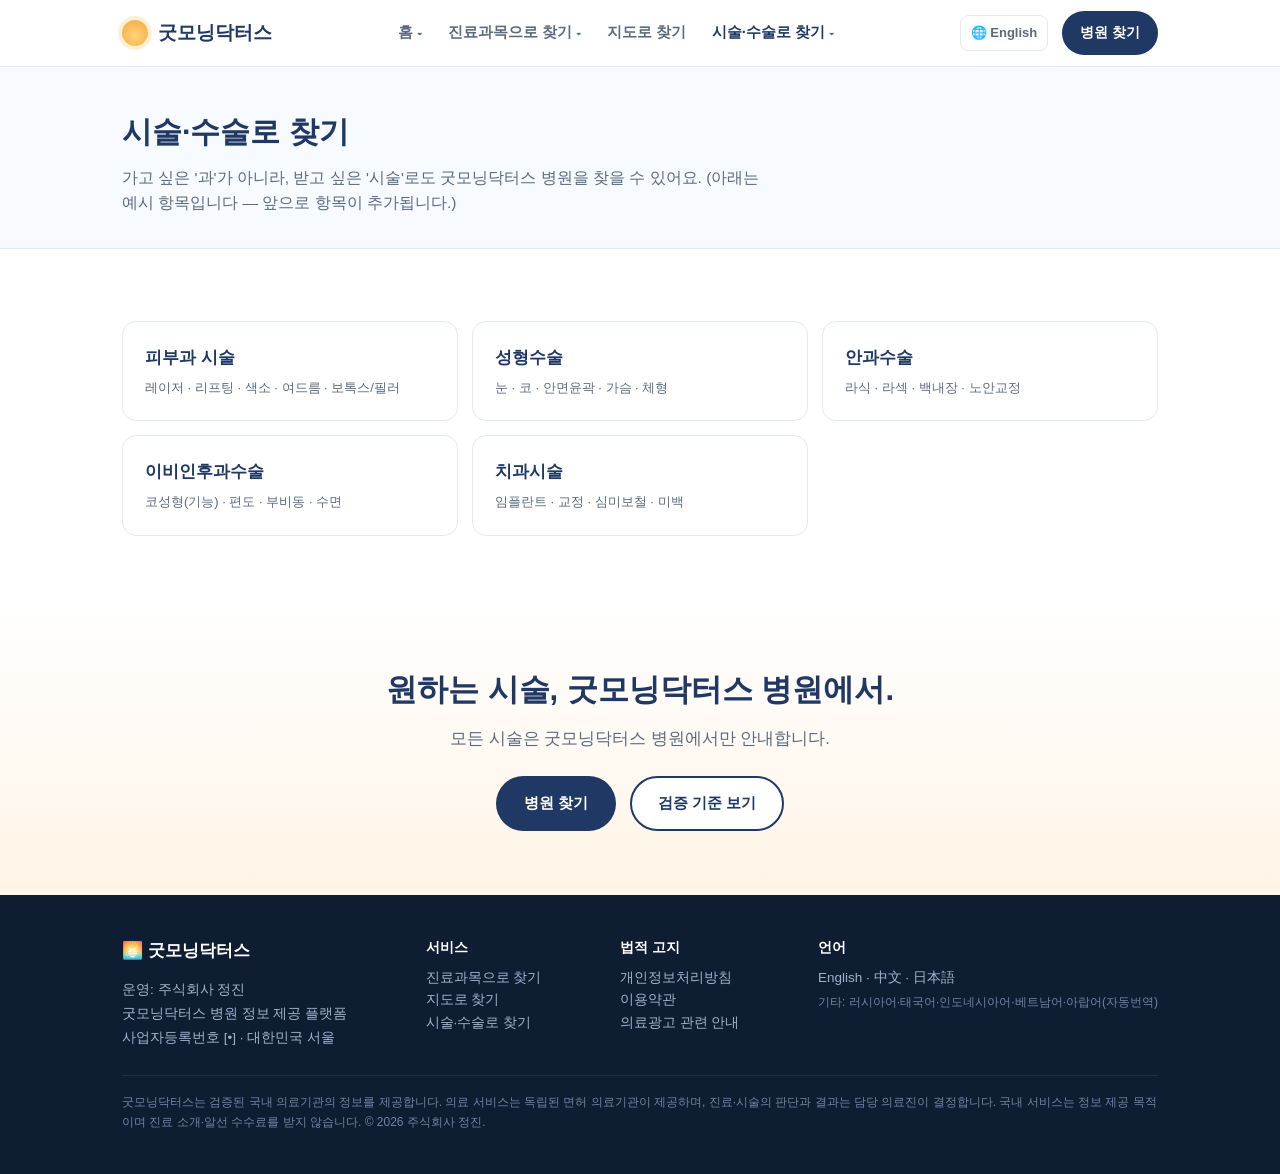
<file: ko-treatments.html>
<!DOCTYPE html>
<html lang="ko">
<head>
<meta charset="UTF-8">
<meta name="viewport" content="width=device-width, initial-scale=1.0">
<title>시술·수술 — 굿모닝닥터스</title>
<link rel="stylesheet" href="style.css">
</head>
<body>

<header>
  <div class="wrap nav">
    <div class="brand"><span class="sun"></span> 굿모닝닥터스</div>
    <nav class="navlinks">
      <div class="drop">
        <a href="ko.html">홈</a>
        <div class="menu">
          <a href="ko.html#about">굿모닝닥터스 소개</a>
          <a href="ko.html#promise">검증기준</a>
          <a href="ko.html#reviews">후기</a>
        </div>
      </div>
      <div class="drop">
        <a href="ko-specialty.html">진료과목으로 찾기</a>
        <div class="menu cols">
          <a href="ko-specialty.html">내과</a><a href="ko-specialty.html">외과</a>
          <a href="ko-specialty.html">소아과</a><a href="ko-specialty.html">산부인과</a>
          <a href="ko-specialty.html">이비인후과</a><a href="ko-specialty.html">안과</a>
          <a href="ko-specialty.html">피부과</a><a href="ko-specialty.html">성형외과</a>
          <a href="ko-specialty.html">비뇨기과</a><a href="ko-specialty.html">정형외과</a>
          <a href="ko-specialty.html">재활의학과</a><a href="ko-specialty.html">치과</a>
        </div>
      </div>
      <div class="drop nomenu"><a href="ko-find.html">지도로 찾기</a></div>
      <div class="drop">
        <a href="ko-treatments.html" class="active">시술·수술로 찾기</a>
        <div class="menu">
          <a href="ko-treatments.html">피부과 시술</a>
          <a href="ko-treatments.html">성형수술</a>
          <a href="ko-treatments.html">안과수술</a>
          <a href="ko-treatments.html">이비인후과수술</a>
          <a href="ko-treatments.html">치과시술</a>
        </div>
      </div>
    </nav>
    <div class="navr">
      <a class="lang" href="index.html">🌐 English</a>
      <a href="ko-find.html" class="btn btn-primary btn-sm">병원 찾기</a>
    </div>
  </div>
</header>

<section class="pagehero">
  <div class="wrap">
    <h1>시술·수술로 찾기</h1>
    <p>가고 싶은 '과'가 아니라, 받고 싶은 '시술'로도 굿모닝닥터스 병원을 찾을 수 있어요. (아래는 예시 항목입니다 — 앞으로 항목이 추가됩니다.)</p>
  </div>
</section>

<section class="sec">
  <div class="wrap">
    <div class="tchips">
      <a class="tchip" href="ko-find.html">피부과 시술<span>레이저 · 리프팅 · 색소 · 여드름 · 보톡스/필러</span></a>
      <a class="tchip" href="ko-find.html">성형수술<span>눈 · 코 · 안면윤곽 · 가슴 · 체형</span></a>
      <a class="tchip" href="ko-find.html">안과수술<span>라식 · 라섹 · 백내장 · 노안교정</span></a>
      <a class="tchip" href="ko-find.html">이비인후과수술<span>코성형(기능) · 편도 · 부비동 · 수면</span></a>
      <a class="tchip" href="ko-find.html">치과시술<span>임플란트 · 교정 · 심미보철 · 미백</span></a>
    </div>
  </div>
</section>

<section class="sec final">
  <div class="wrap">
    <h2>원하는 시술, 굿모닝닥터스 병원에서.</h2>
    <p>모든 시술은 굿모닝닥터스 병원에서만 안내합니다.</p>
    <div class="cta">
      <a href="ko-find.html" class="btn btn-primary">병원 찾기</a>
      <a href="ko.html#promise" class="btn btn-ghost">검증 기준 보기</a>
    </div>
  </div>
</section>

<footer>
  <div class="wrap">
    <div class="cols">
      <div>
        <div class="brand" style="font-size:17px;font-weight:800">🌅 굿모닝닥터스</div>
        <div class="reg">운영: 주식회사 정진<br>굿모닝닥터스 병원 정보 제공 플랫폼<br>사업자등록번호 [•] · 대한민국 서울</div>
      </div>
      <div>
        <div style="color:#fff;font-weight:700;margin-bottom:8px">서비스</div>
        <div><a href="ko-specialty.html">진료과목으로 찾기</a></div>
        <div><a href="ko-find.html">지도로 찾기</a></div>
        <div><a href="ko-treatments.html">시술·수술로 찾기</a></div>
      </div>
      <div>
        <div style="color:#fff;font-weight:700;margin-bottom:8px">법적 고지</div>
        <div><a href="#">개인정보처리방침</a></div>
        <div><a href="#">이용약관</a></div>
        <div><a href="#">의료광고 관련 안내</a></div>
      </div>
      <div>
        <div style="color:#fff;font-weight:700;margin-bottom:8px">언어</div>
        <div><a href="index.html">English</a> · <a href="#">中文</a> · <a href="#">日本語</a></div>
        <div style="margin-top:4px;font-size:12px;color:#6f83a3">기타: 러시아어·태국어·인도네시아어·베트남어·아랍어(자동번역)</div>
      </div>
    </div>
    <div class="note">굿모닝닥터스는 검증된 국내 의료기관의 정보를 제공합니다. 의료 서비스는 독립된 면허 의료기관이 제공하며, 진료·시술의 판단과 결과는 담당 의료진이 결정합니다. 국내 서비스는 정보 제공 목적이며 진료 소개·알선 수수료를 받지 않습니다. © 2026 주식회사 정진.</div>
  </div>
</footer>

</body>
</html>
</file>
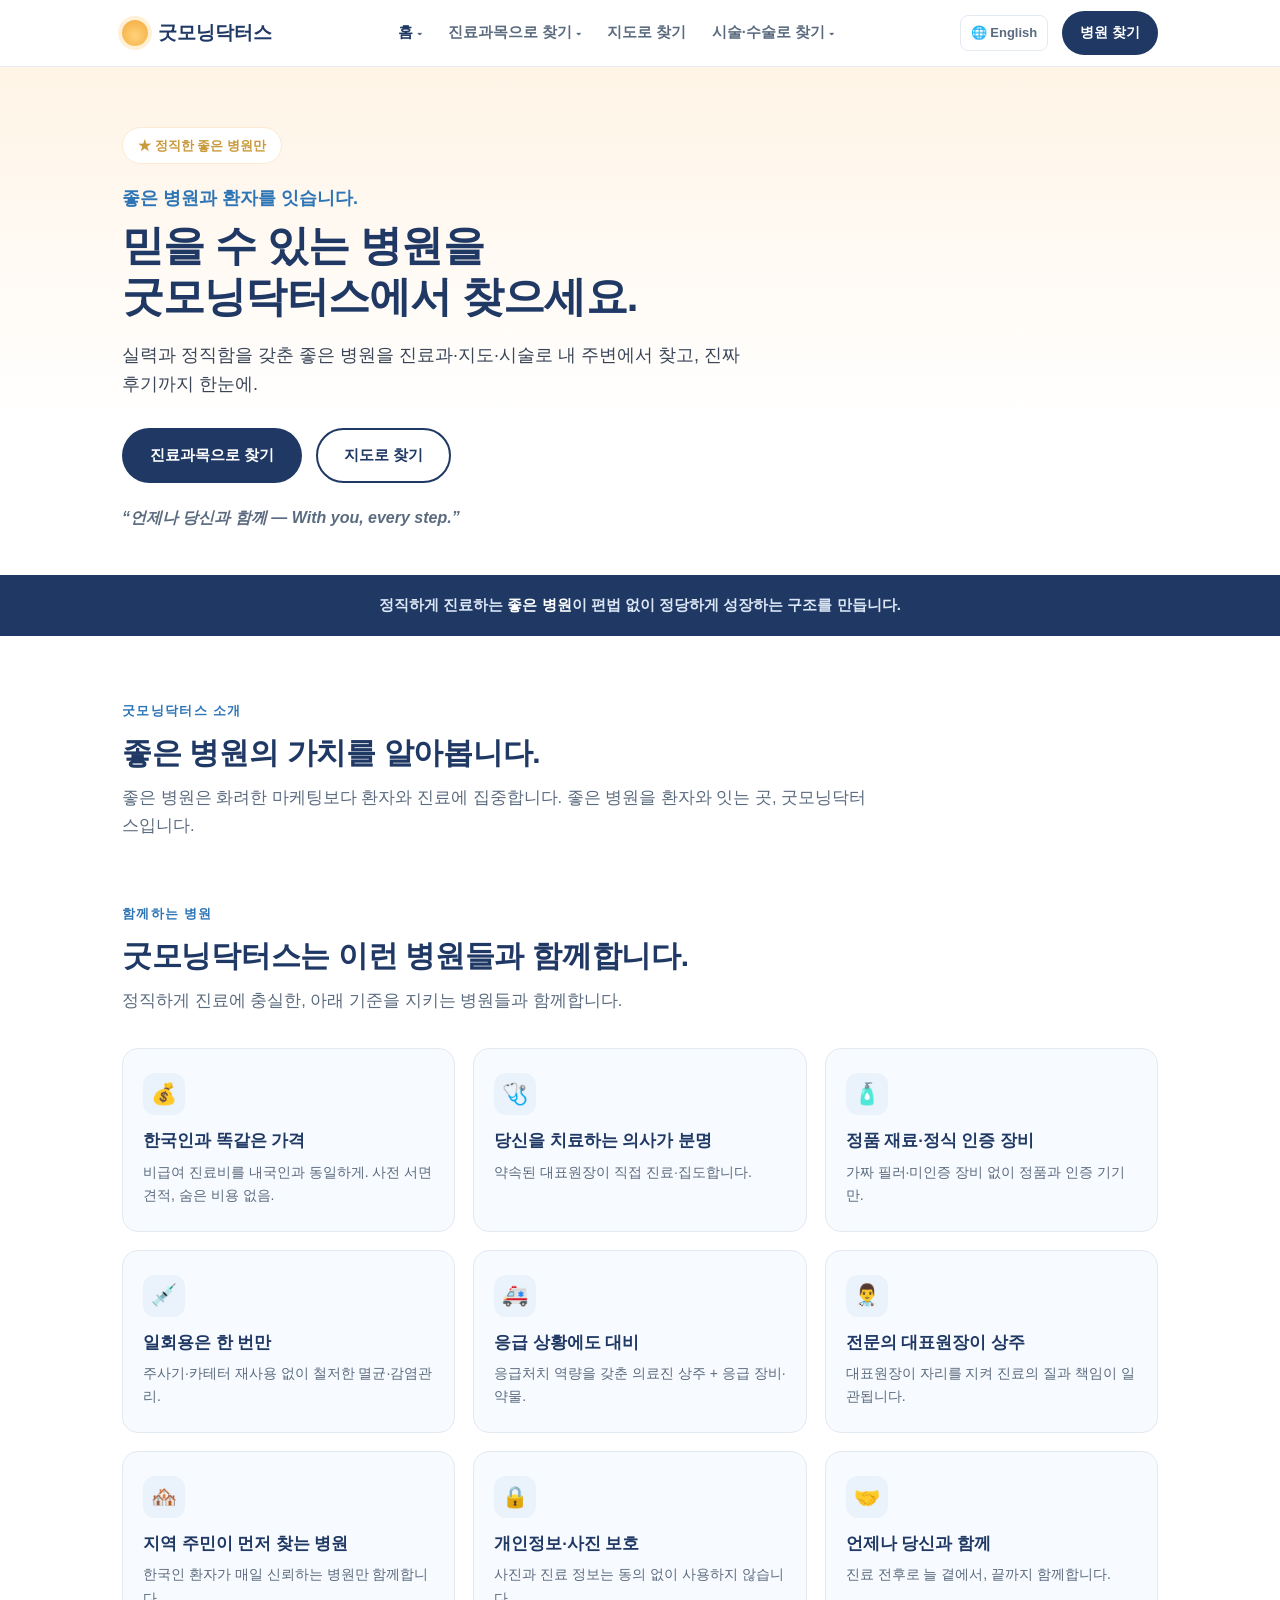
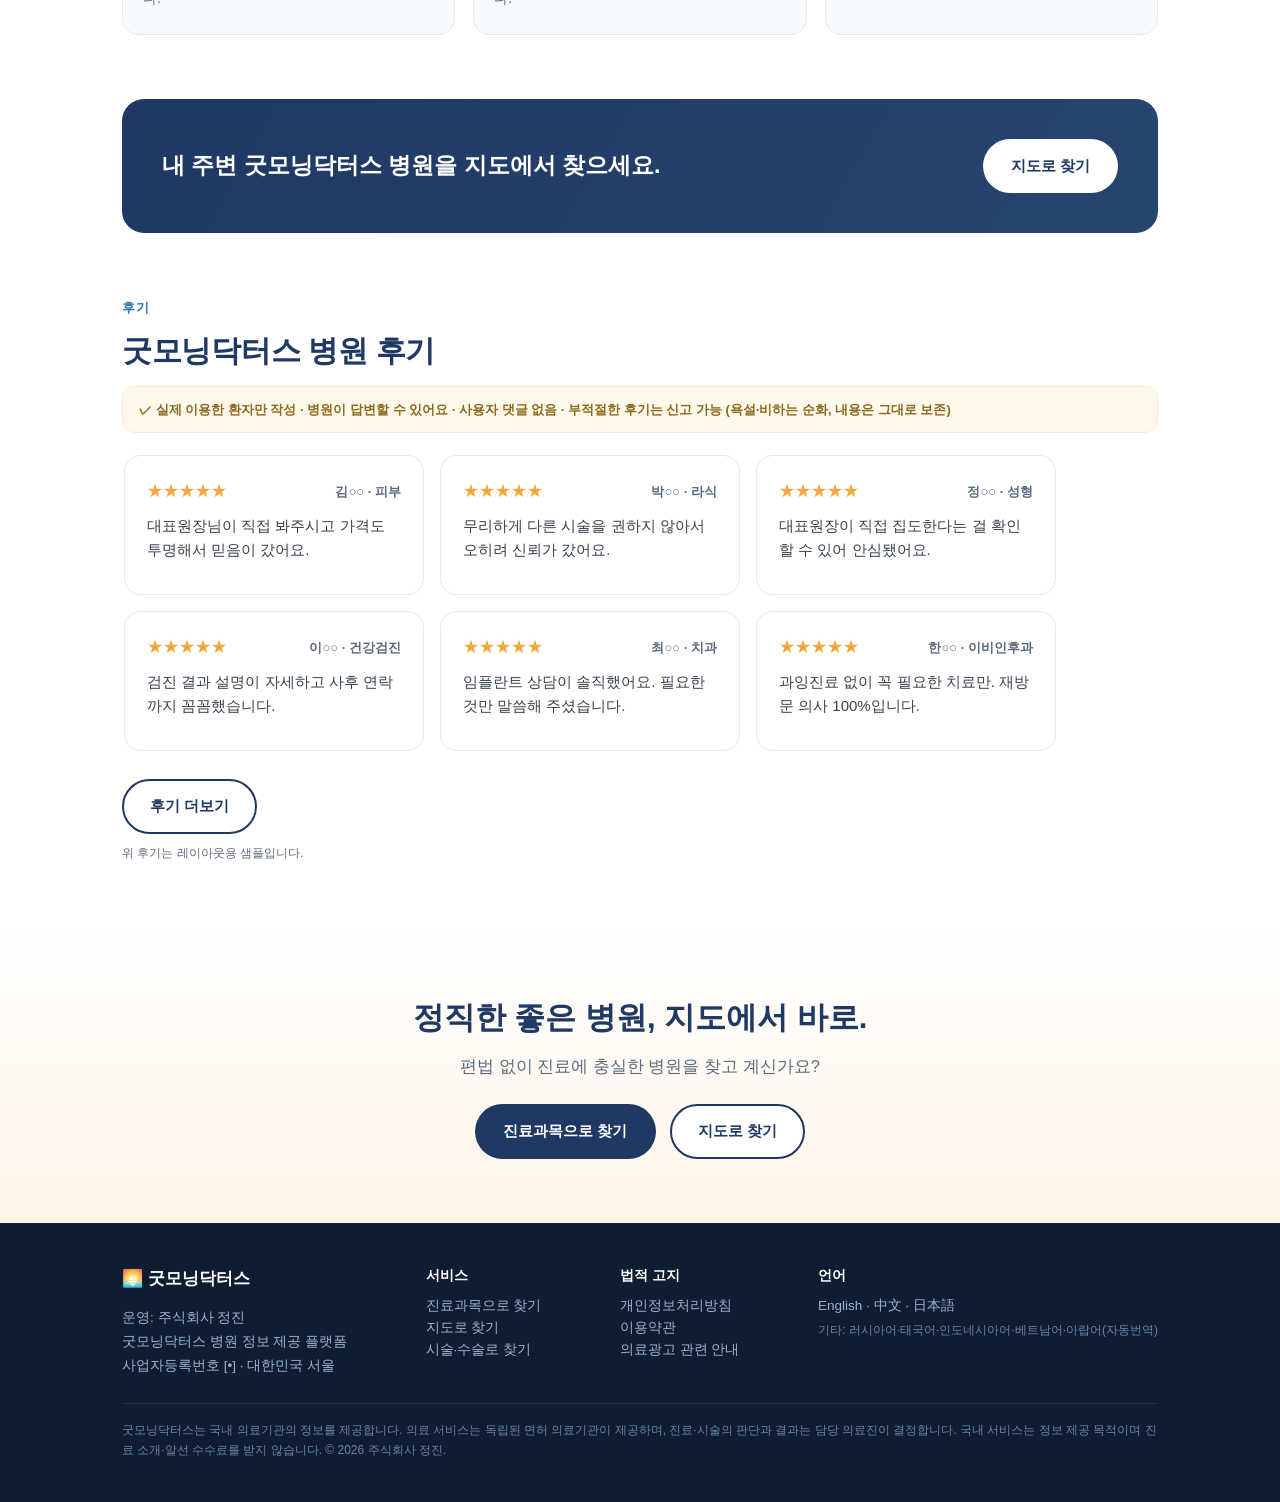
<file: ko.html>
<!DOCTYPE html>
<html lang="ko">
<head>
<meta charset="UTF-8">
<meta name="viewport" content="width=device-width, initial-scale=1.0">
<title>굿모닝닥터스 — 정직한 좋은 병원을 지도에서</title>
<link rel="stylesheet" href="style.css">
</head>
<body>

<header>
  <div class="wrap nav">
    <div class="brand"><span class="sun"></span> 굿모닝닥터스</div>
    <nav class="navlinks">
      <div class="drop">
        <a href="ko.html" class="active">홈</a>
        <div class="menu">
          <a href="ko.html#about">굿모닝닥터스 소개</a>
          <a href="ko.html#promise">함께하는 병원</a>
          <a href="ko.html#reviews">후기</a>
        </div>
      </div>
      <div class="drop">
        <a href="ko-specialty.html">진료과목으로 찾기</a>
        <div class="menu cols">
          <a href="ko-specialty.html">내과</a><a href="ko-specialty.html">외과</a>
          <a href="ko-specialty.html">소아과</a><a href="ko-specialty.html">산부인과</a>
          <a href="ko-specialty.html">이비인후과</a><a href="ko-specialty.html">안과</a>
          <a href="ko-specialty.html">피부과</a><a href="ko-specialty.html">성형외과</a>
          <a href="ko-specialty.html">비뇨기과</a><a href="ko-specialty.html">정형외과</a>
          <a href="ko-specialty.html">재활의학과</a><a href="ko-specialty.html">치과</a>
        </div>
      </div>
      <div class="drop nomenu"><a href="ko-find.html">지도로 찾기</a></div>
      <div class="drop">
        <a href="ko-treatments.html">시술·수술로 찾기</a>
        <div class="menu">
          <a href="ko-treatments.html">피부과 시술</a>
          <a href="ko-treatments.html">성형수술</a>
          <a href="ko-treatments.html">안과수술</a>
          <a href="ko-treatments.html">이비인후과수술</a>
          <a href="ko-treatments.html">치과시술</a>
        </div>
      </div>
    </nav>
    <div class="navr">
      <a class="lang" href="index.html">🌐 English</a>
      <a href="ko-specialty.html" class="btn btn-primary btn-sm">병원 찾기</a>
    </div>
  </div>
</header>

<section class="hero">
  <div class="wrap">
    <span class="hero-badge">★ 정직한 좋은 병원만</span>
    <p class="hero-lead">좋은 병원과 환자를 잇습니다.</p>
    <h1>믿을 수 있는 병원을<br>굿모닝닥터스에서 찾으세요.</h1>
    <p class="sub">실력과 정직함을 갖춘 좋은 병원을 진료과·지도·시술로 내 주변에서 찾고, 진짜 후기까지 한눈에.</p>
    <div class="cta">
      <a href="ko-specialty.html" class="btn btn-primary">진료과목으로 찾기</a>
      <a href="ko-find.html" class="btn btn-ghost">지도로 찾기</a>
    </div>
    <div class="tagline">“언제나 당신과 함께 — With you, every step.”</div>
  </div>
</section>

<div class="mission"><div class="wrap">정직하게 진료하는 <b>좋은 병원</b>이 편법 없이 정당하게 성장하는 구조를 만듭니다.</div></div>

<section class="sec" id="about">
  <div class="wrap">
    <div class="eyebrow">굿모닝닥터스 소개</div>
    <h2 class="title">좋은 병원의 가치를 알아봅니다.</h2>
    <p class="lead" style="max-width:760px">좋은 병원은 화려한 마케팅보다 환자와 진료에 집중합니다. 좋은 병원을 환자와 잇는 곳, 굿모닝닥터스입니다.</p>
  </div>
</section>

<section class="sec" id="promise" style="padding-top:0">
  <div class="wrap">
    <div class="eyebrow">함께하는 병원</div>
    <h2 class="title">굿모닝닥터스는 이런 병원들과 함께합니다.</h2>
    <p class="lead">정직하게 진료에 충실한, 아래 기준을 지키는 병원들과 함께합니다.</p>
    <div class="grid">
      <div class="card"><div class="ic">💰</div><h3>한국인과 똑같은 가격</h3><p>비급여 진료비를 내국인과 동일하게. 사전 서면 견적, 숨은 비용 없음.</p></div>
      <div class="card"><div class="ic">🩺</div><h3>당신을 치료하는 의사가 분명</h3><p>약속된 대표원장이 직접 진료·집도합니다.</p></div>
      <div class="card"><div class="ic">🧴</div><h3>정품 재료·정식 인증 장비</h3><p>가짜 필러·미인증 장비 없이 정품과 인증 기기만.</p></div>
      <div class="card"><div class="ic">💉</div><h3>일회용은 한 번만</h3><p>주사기·카테터 재사용 없이 철저한 멸균·감염관리.</p></div>
      <div class="card"><div class="ic">🚑</div><h3>응급 상황에도 대비</h3><p>응급처치 역량을 갖춘 의료진 상주 + 응급 장비·약물.</p></div>
      <div class="card"><div class="ic">👨‍⚕️</div><h3>전문의 대표원장이 상주</h3><p>대표원장이 자리를 지켜 진료의 질과 책임이 일관됩니다.</p></div>
      <div class="card"><div class="ic">🏘️</div><h3>지역 주민이 먼저 찾는 병원</h3><p>한국인 환자가 매일 신뢰하는 병원만 함께합니다.</p></div>
      <div class="card"><div class="ic">🔒</div><h3>개인정보·사진 보호</h3><p>사진과 진료 정보는 동의 없이 사용하지 않습니다.</p></div>
      <div class="card"><div class="ic">🤝</div><h3>언제나 당신과 함께</h3><p>진료 전후로 늘 곁에서, 끝까지 함께합니다.</p></div>
    </div>
  </div>
</section>

<section class="sec" style="padding-top:0">
  <div class="wrap">
    <div class="teaser">
      <div>
        <h3>내 주변 굿모닝닥터스 병원을 지도에서 찾으세요.</h3>
      </div>
      <a href="ko-find.html" class="btn" style="background:#fff;color:var(--navy)">지도로 찾기</a>
    </div>
  </div>
</section>

<section class="sec" id="reviews" style="padding-top:0">
  <div class="wrap">
    <div class="eyebrow">후기</div>
    <h2 class="title">굿모닝닥터스 병원 후기</h2>
    <div class="rvnote" style="margin-top:16px">✓ 실제 이용한 환자만 작성 · 병원이 답변할 수 있어요 · 사용자 댓글 없음 · 부적절한 후기는 신고 가능 (욕설·비하는 순화, 내용은 그대로 보존)</div>
    <div class="rvscroll">
      <div class="review">
        <div class="top"><span class="stars" style="color:#F2A93B">★★★★★</span><span class="who">김○○ · 피부</span></div>
        <p>대표원장님이 직접 봐주시고 가격도 투명해서 믿음이 갔어요.</p>
      </div>
      <div class="review">
        <div class="top"><span class="stars" style="color:#F2A93B">★★★★★</span><span class="who">이○○ · 건강검진</span></div>
        <p>검진 결과 설명이 자세하고 사후 연락까지 꼼꼼했습니다.</p>
      </div>
      <div class="review">
        <div class="top"><span class="stars" style="color:#F2A93B">★★★★★</span><span class="who">박○○ · 라식</span></div>
        <p>무리하게 다른 시술을 권하지 않아서 오히려 신뢰가 갔어요.</p>
      </div>
      <div class="review">
        <div class="top"><span class="stars" style="color:#F2A93B">★★★★★</span><span class="who">최○○ · 치과</span></div>
        <p>임플란트 상담이 솔직했어요. 필요한 것만 말씀해 주셨습니다.</p>
      </div>
      <div class="review">
        <div class="top"><span class="stars" style="color:#F2A93B">★★★★★</span><span class="who">정○○ · 성형</span></div>
        <p>대표원장이 직접 집도한다는 걸 확인할 수 있어 안심됐어요.</p>
      </div>
      <div class="review">
        <div class="top"><span class="stars" style="color:#F2A93B">★★★★★</span><span class="who">한○○ · 이비인후과</span></div>
        <p>과잉진료 없이 꼭 필요한 치료만. 재방문 의사 100%입니다.</p>
      </div>
    </div>
    <div style="margin-top:14px"><a href="ko-reviews.html" class="btn btn-ghost">후기 더보기</a></div>
    <p style="font-size:12px;color:var(--muted);margin-top:10px">위 후기는 레이아웃용 샘플입니다.</p>
  </div>
</section>

<section class="sec final">
  <div class="wrap">
    <h2>정직한 좋은 병원, 지도에서 바로.</h2>
    <p>편법 없이 진료에 충실한 병원을 찾고 계신가요?</p>
    <div class="cta">
      <a href="ko-specialty.html" class="btn btn-primary">진료과목으로 찾기</a>
      <a href="ko-find.html" class="btn btn-ghost">지도로 찾기</a>
    </div>
  </div>
</section>

<footer>
  <div class="wrap">
    <div class="cols">
      <div>
        <div class="brand" style="font-size:17px;font-weight:800">🌅 굿모닝닥터스</div>
        <div class="reg">운영: 주식회사 정진<br>굿모닝닥터스 병원 정보 제공 플랫폼<br>사업자등록번호 [•] · 대한민국 서울</div>
      </div>
      <div>
        <div style="color:#fff;font-weight:700;margin-bottom:8px">서비스</div>
        <div><a href="ko-specialty.html">진료과목으로 찾기</a></div>
        <div><a href="ko-find.html">지도로 찾기</a></div>
        <div><a href="ko-treatments.html">시술·수술로 찾기</a></div>
      </div>
      <div>
        <div style="color:#fff;font-weight:700;margin-bottom:8px">법적 고지</div>
        <div><a href="#">개인정보처리방침</a></div>
        <div><a href="#">이용약관</a></div>
        <div><a href="#">의료광고 관련 안내</a></div>
      </div>
      <div>
        <div style="color:#fff;font-weight:700;margin-bottom:8px">언어</div>
        <div><a href="index.html">English</a> · <a href="#">中文</a> · <a href="#">日本語</a></div>
        <div style="margin-top:4px;font-size:12px;color:#6f83a3">기타: 러시아어·태국어·인도네시아어·베트남어·아랍어(자동번역)</div>
      </div>
    </div>
    <div class="note">굿모닝닥터스는 국내 의료기관의 정보를 제공합니다. 의료 서비스는 독립된 면허 의료기관이 제공하며, 진료·시술의 판단과 결과는 담당 의료진이 결정합니다. 국내 서비스는 정보 제공 목적이며 진료 소개·알선 수수료를 받지 않습니다. © 2026 주식회사 정진.</div>
  </div>
</footer>

</body>
</html>
</file>
<file: style.css>
:root{
  --ink:#1c2430; --muted:#5b6b7f; --line:#e4eaf2; --bg:#ffffff; --soft:#F7FAFE;
  --navy:#1F3864; --blue:#2E75B6; --sky:#EAF2FB; --gold:#C99A3B;
  --warm1:#FFF4E6; --warm2:#FDE9D2; --green:#2E9E6B;
}
*{box-sizing:border-box;margin:0;padding:0}
html{scroll-behavior:smooth}
body{font-family:"Malgun Gothic","Apple SD Gothic Neo",-apple-system,"Segoe UI",Roboto,sans-serif;color:var(--ink);background:var(--bg);line-height:1.65;-webkit-font-smoothing:antialiased}
a{color:inherit;text-decoration:none}
.wrap{max-width:1080px;margin:0 auto;padding:0 22px}
.btn{display:inline-block;padding:13px 26px;border-radius:999px;font-weight:700;font-size:15px;transition:.2s;cursor:pointer;border:2px solid transparent}
.btn-primary{background:var(--navy);color:#fff}.btn-primary:hover{background:#16294a}
.btn-ghost{background:#fff;color:var(--navy);border-color:var(--navy)}.btn-ghost:hover{background:var(--sky)}
.btn-sm{padding:9px 16px;font-size:13.5px}
.sec{padding:64px 0}
.eyebrow{color:var(--blue);font-weight:800;letter-spacing:.1em;font-size:13px;margin-bottom:12px}
h2.title{font-size:30px;line-height:1.3;color:var(--navy);font-weight:800;letter-spacing:-.01em}
.lead{color:var(--muted);font-size:16.5px;margin-top:12px;max-width:640px}

/* header */
header{position:sticky;top:0;z-index:50;background:rgba(255,255,255,.93);backdrop-filter:blur(8px);border-bottom:1px solid var(--line)}
.nav{display:flex;align-items:center;justify-content:space-between;height:66px}
.brand{display:flex;align-items:center;gap:10px;font-weight:800;color:var(--navy);font-size:19px}
.sun{width:26px;height:26px;border-radius:50%;background:radial-gradient(circle at 50% 60%,#FFD27A,#F2A93B);box-shadow:0 0 0 4px #FFF0D6}
.navlinks{display:flex;gap:26px;font-size:14.5px;font-weight:600;color:var(--muted)}
.navlinks a:hover{color:var(--navy)}
.navlinks a.active{color:var(--navy);font-weight:800}
/* dropdown */
.navlinks .drop{position:relative;display:flex;align-items:center;height:66px}
.navlinks .drop>a::after{content:"▾";font-size:10px;margin-left:4px;color:var(--muted)}
.navlinks .menu{position:absolute;top:52px;left:0;background:#fff;border:1px solid var(--line);border-radius:12px;box-shadow:0 10px 30px rgba(31,56,100,.12);padding:8px;min-width:180px;display:none;z-index:60}
.navlinks .drop:hover .menu{display:block}
.navlinks .menu a{display:block;padding:9px 12px;border-radius:8px;font-size:14px;color:var(--muted);white-space:nowrap;font-weight:600}
.navlinks .menu a:hover{background:var(--sky);color:var(--navy)}
.navlinks .drop.nomenu>a::after{content:none}
.navlinks .menu.cols{min-width:320px}
.navlinks .drop:hover .menu.cols{display:grid;grid-template-columns:1fr 1fr;gap:0}
/* specialty cards (병원찾기) */
.speccards{display:grid;grid-template-columns:repeat(4,1fr);gap:12px;margin-top:8px}
@media(max-width:760px){.speccards{grid-template-columns:repeat(2,1fr)}}
.speccard{background:#fff;border:1px solid var(--line);border-radius:12px;padding:18px 14px;text-align:center;font-weight:700;color:var(--navy);font-size:15px;transition:.15s}
.speccard:hover{background:var(--sky);border-color:var(--blue)}
.speccard .n{display:block;font-size:11.5px;color:var(--muted);font-weight:500;margin-top:4px}
.navr{display:flex;align-items:center;gap:14px}
.lang{font-size:13px;color:var(--muted);font-weight:600;border:1px solid var(--line);padding:6px 10px;border-radius:8px}
@media(max-width:860px){.navlinks{display:none}}

/* hero */
.hero{background:linear-gradient(180deg,var(--warm1),#fff 70%)}
.hero .wrap{padding-top:60px;padding-bottom:44px}
.hero-badge{display:inline-block;background:#fff;border:1px solid var(--warm2);color:var(--gold);font-weight:800;font-size:13px;padding:7px 15px;border-radius:999px;margin-bottom:20px}
.hero h1{font-size:42px;line-height:1.22;color:var(--navy);font-weight:900;letter-spacing:-.02em;max-width:760px}
.hero p.sub{font-size:18px;color:#3a4658;margin-top:18px;max-width:620px}
.hero .cta{margin-top:28px;display:flex;gap:14px;flex-wrap:wrap}
.tagline{margin-top:22px;font-style:italic;color:var(--muted);font-weight:600}
@media(max-width:640px){.hero h1{font-size:30px}}

/* page hero (sub pages) */
.pagehero{background:var(--soft);border-bottom:1px solid var(--line)}
.pagehero .wrap{padding:40px 22px 32px}
.pagehero h1{font-size:30px;color:var(--navy);font-weight:800}
.pagehero p{color:var(--muted);font-size:15.5px;margin-top:8px;max-width:640px}

.mission{background:var(--navy);color:#dbe6f5;text-align:center}
.mission .wrap{padding:18px 22px;font-size:15px;font-weight:600}
.mission b{color:#fff}

/* find / map */
.filters{display:flex;flex-wrap:wrap;gap:8px;margin:0 0 20px}
.chip2{background:#fff;border:1px solid var(--line);border-radius:999px;padding:8px 15px;font-size:13.5px;font-weight:600;color:#3a4658;cursor:pointer;transition:.15s}
.chip2:hover,.chip2.on{background:var(--navy);color:#fff;border-color:var(--navy)}
.mapgrid{display:grid;grid-template-columns:1.5fr 1fr;gap:18px}
@media(max-width:820px){.mapgrid{grid-template-columns:1fr}}
.maparea{position:relative;background:linear-gradient(135deg,#e9eef5,#dde6f1);border:1px solid var(--line);border-radius:16px;min-height:360px;overflow:hidden}
.maparea .roads{position:absolute;inset:0;opacity:.5;background:
   linear-gradient(90deg,transparent 48%,#c4d0df 48%,#c4d0df 52%,transparent 52%),
   linear-gradient(0deg,transparent 60%,#c4d0df 60%,#c4d0df 63%,transparent 63%),
   linear-gradient(60deg,transparent 30%,#cdd8e6 30%,#cdd8e6 32%,transparent 32%)}
.pin{position:absolute;width:30px;height:30px;background:var(--blue);border:3px solid #fff;border-radius:50% 50% 50% 0;transform:rotate(-45deg);box-shadow:0 3px 8px rgba(0,0,0,.25)}
.pin.v{background:var(--green)}
.pin span{transform:rotate(45deg);display:block;text-align:center;color:#fff;font-size:12px;line-height:24px;font-weight:800}
.maplabel{position:absolute;bottom:12px;left:12px;background:rgba(255,255,255,.92);border:1px solid var(--line);border-radius:8px;padding:7px 12px;font-size:11.5px;color:var(--muted);font-weight:600}
.clinic{background:#fff;border:1px solid var(--line);border-radius:16px;padding:18px}
.vbadge{display:inline-flex;align-items:center;gap:5px;background:#E7F6EE;color:#1e7d52;font-weight:800;font-size:11.5px;padding:4px 9px;border-radius:999px}
.clinic h4{font-size:18px;color:var(--navy);font-weight:800;margin:9px 0 3px}
.clinic .meta{font-size:13px;color:var(--muted);margin-bottom:3px}
.clinic .stars{color:#F2A93B;font-size:13px}
.clinic .rv{font-size:13px;color:#4a5665;margin:8px 0}
.clinic .tags{display:flex;gap:6px;flex-wrap:wrap;margin:8px 0 12px}
.clinic .tag{background:var(--sky);color:var(--blue);font-size:11.5px;font-weight:700;padding:3px 9px;border-radius:6px}
.clinic .acts{display:flex;gap:8px;flex-wrap:wrap}
.clinic .acts a{font-size:12.5px;font-weight:700;padding:7px 12px;border-radius:8px;border:1px solid var(--line);color:var(--navy)}
.clinic .acts a.p{background:var(--navy);color:#fff;border-color:var(--navy)}

/* promises */
.grid{display:grid;grid-template-columns:repeat(3,1fr);gap:18px;margin-top:34px}
@media(max-width:900px){.grid{grid-template-columns:repeat(2,1fr)}}
@media(max-width:560px){.grid{grid-template-columns:1fr}}
.card{background:var(--soft);border:1px solid var(--line);border-radius:16px;padding:24px 20px}
.card .ic{width:42px;height:42px;border-radius:12px;background:var(--sky);display:flex;align-items:center;justify-content:center;font-size:21px;margin-bottom:12px}
.card h3{font-size:16.5px;color:var(--navy);font-weight:800;margin-bottom:6px}
.card p{font-size:14px;color:var(--muted)}

/* treatments */
.tchips{display:grid;grid-template-columns:repeat(3,1fr);gap:14px;margin-top:8px}
@media(max-width:760px){.tchips{grid-template-columns:repeat(2,1fr)}}
@media(max-width:480px){.tchips{grid-template-columns:1fr}}
.tchip{background:#fff;border:1px solid var(--line);border-radius:14px;padding:22px;font-weight:800;color:var(--navy);font-size:17px;transition:.15s}
.tchip:hover{background:var(--sky);border-color:var(--blue)}
.tchip span{display:block;font-size:13px;color:var(--muted);font-weight:500;margin-top:5px}

/* teaser band */
.teaser{background:linear-gradient(120deg,var(--navy),#26456f);color:#fff;border-radius:22px;padding:40px;display:flex;align-items:center;justify-content:space-between;gap:24px;flex-wrap:wrap}
.teaser h3{font-size:23px;font-weight:800;max-width:560px;line-height:1.35}
.teaser p{color:#cddcf0;margin-top:8px;max-width:560px;font-size:14.5px}

/* reviews */
.rvnote{background:#FFF9EC;border:1px solid var(--warm2);border-radius:12px;padding:12px 16px;font-size:13px;color:#8a6a1e;font-weight:600;margin-bottom:18px}
.review{background:#fff;border:1px solid var(--line);border-radius:16px;padding:22px;margin-top:16px}
.review .top{display:flex;justify-content:space-between;align-items:center}
.review .who{font-size:13px;color:var(--muted);font-weight:700}
.review p{font-size:15px;color:#38424f;margin:9px 0}
.reply{margin-top:14px;background:var(--sky);border-radius:12px;padding:14px 16px}
.reply .h{font-size:12.5px;color:var(--blue);font-weight:800;margin-bottom:5px}
.reply p{font-size:14px;color:#3a4658;margin:0}
.report{margin-top:10px;font-size:12px;color:var(--muted)}
.hero-lead{font-size:18px;color:var(--blue);font-weight:800;margin-bottom:6px}
.rvscroll{display:grid;grid-auto-flow:column;grid-template-rows:auto auto;grid-auto-columns:300px;gap:16px;overflow-x:auto;padding:4px 2px 14px;margin-top:16px}
.rvscroll .review{margin-top:0}
@media(max-width:560px){.rvscroll{grid-auto-columns:250px}}

.final{background:linear-gradient(180deg,#fff,var(--warm1));text-align:center}
.final h2{font-size:31px;color:var(--navy);font-weight:900}
.final p{color:var(--muted);font-size:16.5px;margin-top:10px}
.final .cta{margin-top:24px;display:flex;gap:14px;justify-content:center;flex-wrap:wrap}

footer{background:#0f1d33;color:#9fb2cd;padding:42px 0;font-size:13.5px}
footer .cols{display:flex;justify-content:space-between;gap:28px;flex-wrap:wrap}
footer .brand{color:#fff}
footer a:hover{color:#fff}
footer .reg{margin-top:13px;line-height:1.8}
.note{margin-top:24px;padding-top:16px;border-top:1px solid #1e3050;color:#6f83a3;font-size:12px;line-height:1.7}
</file>
